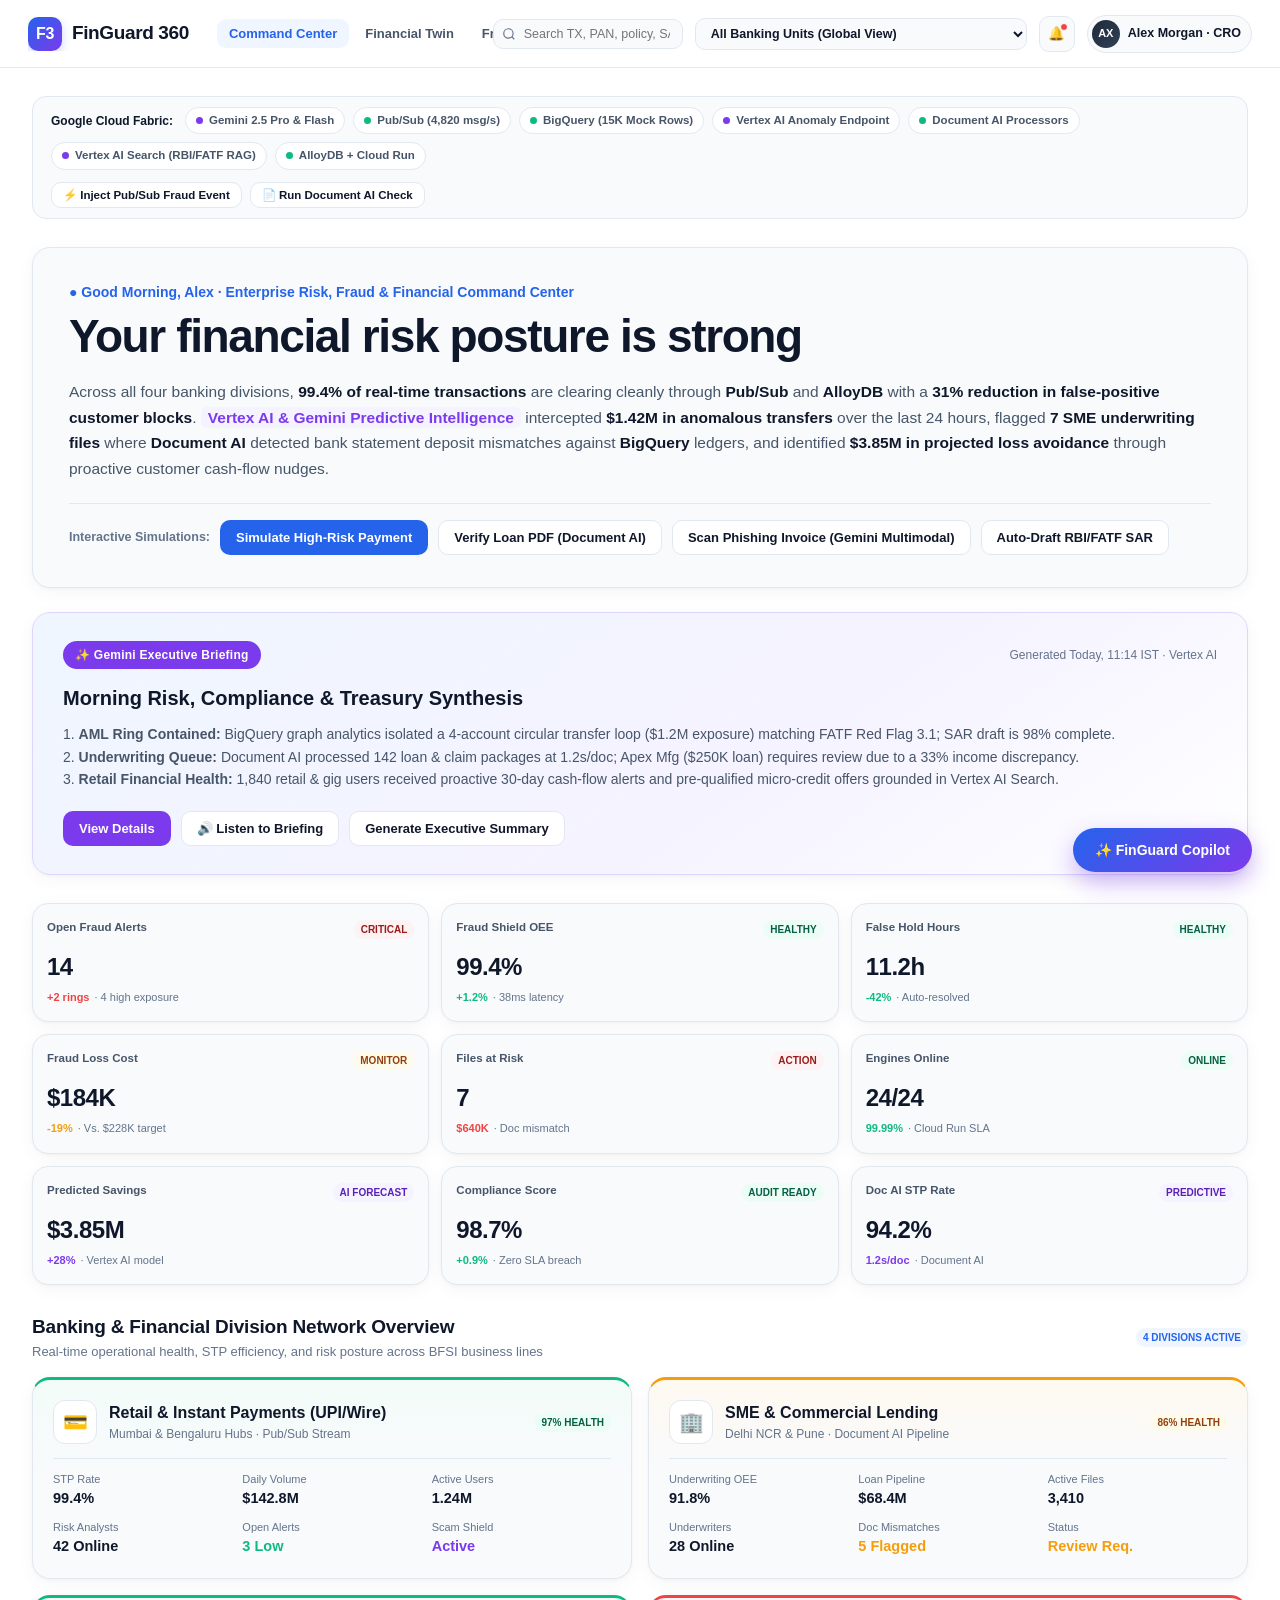
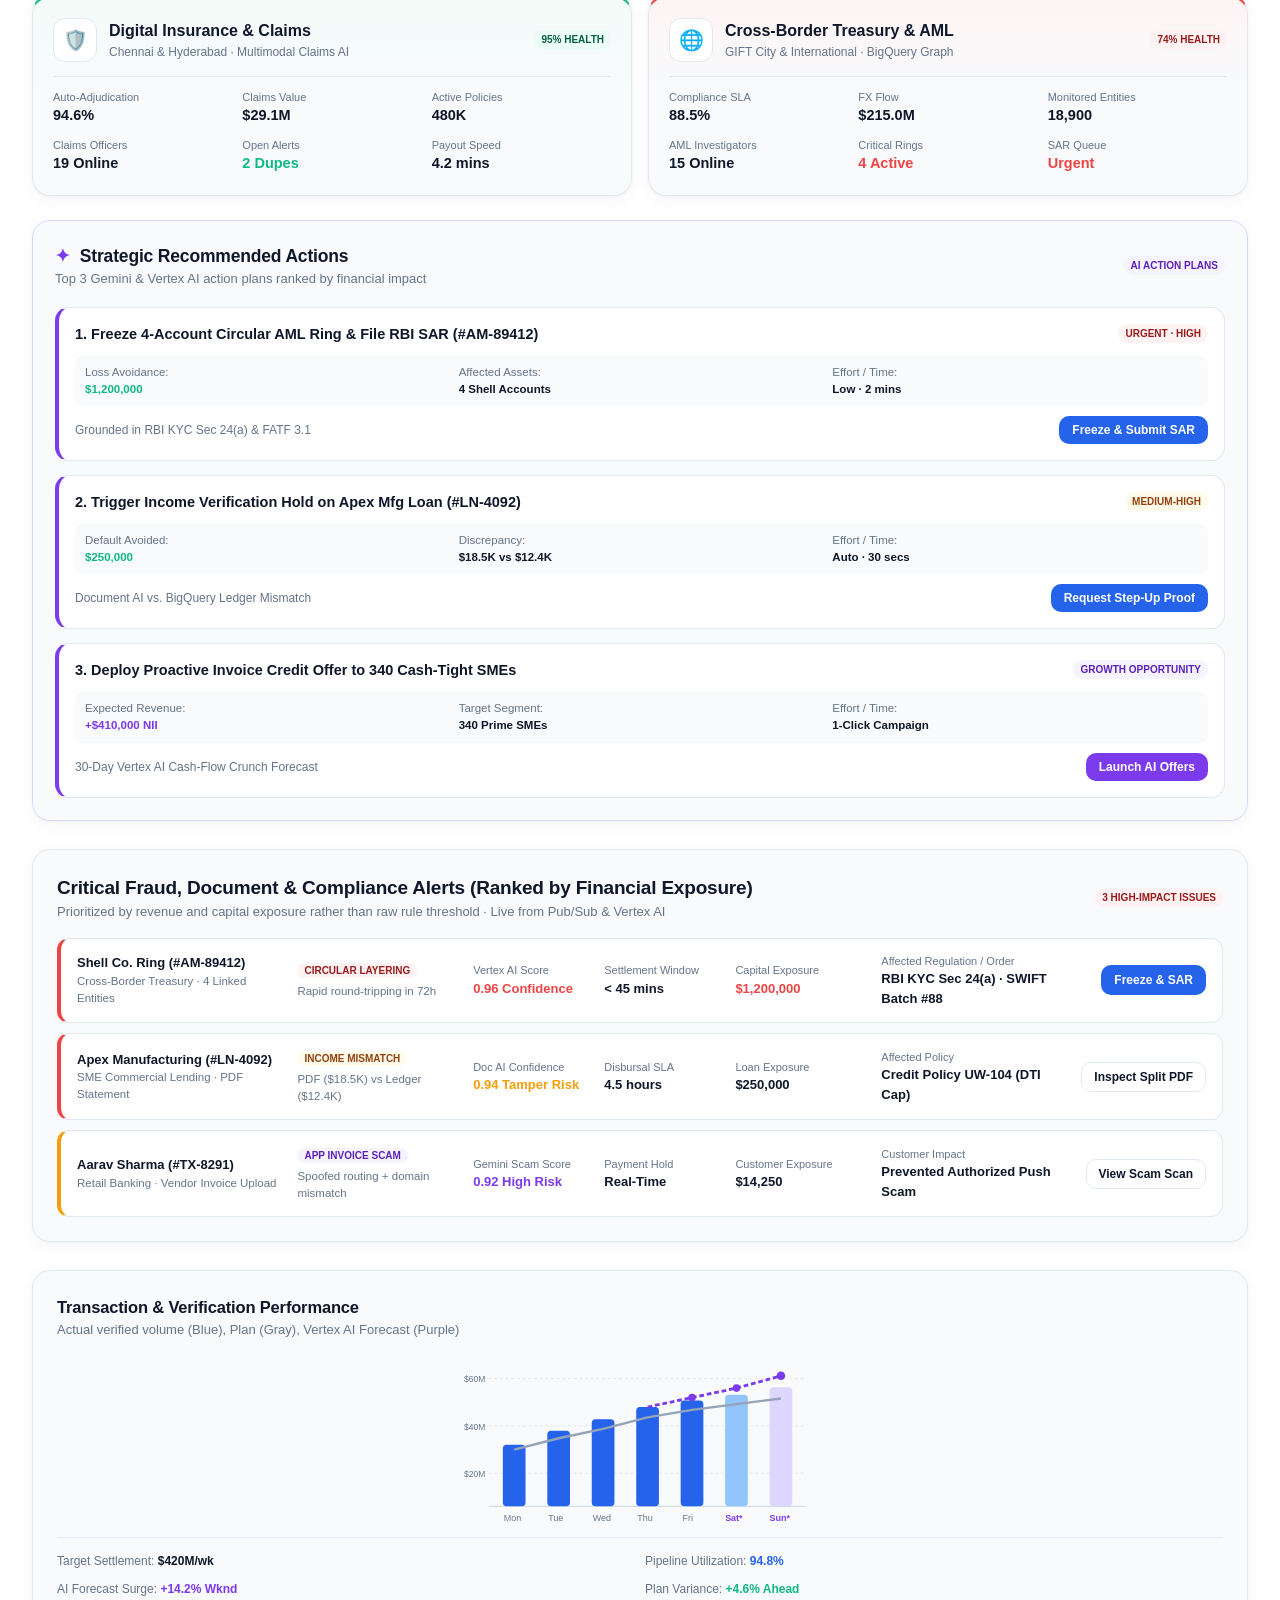
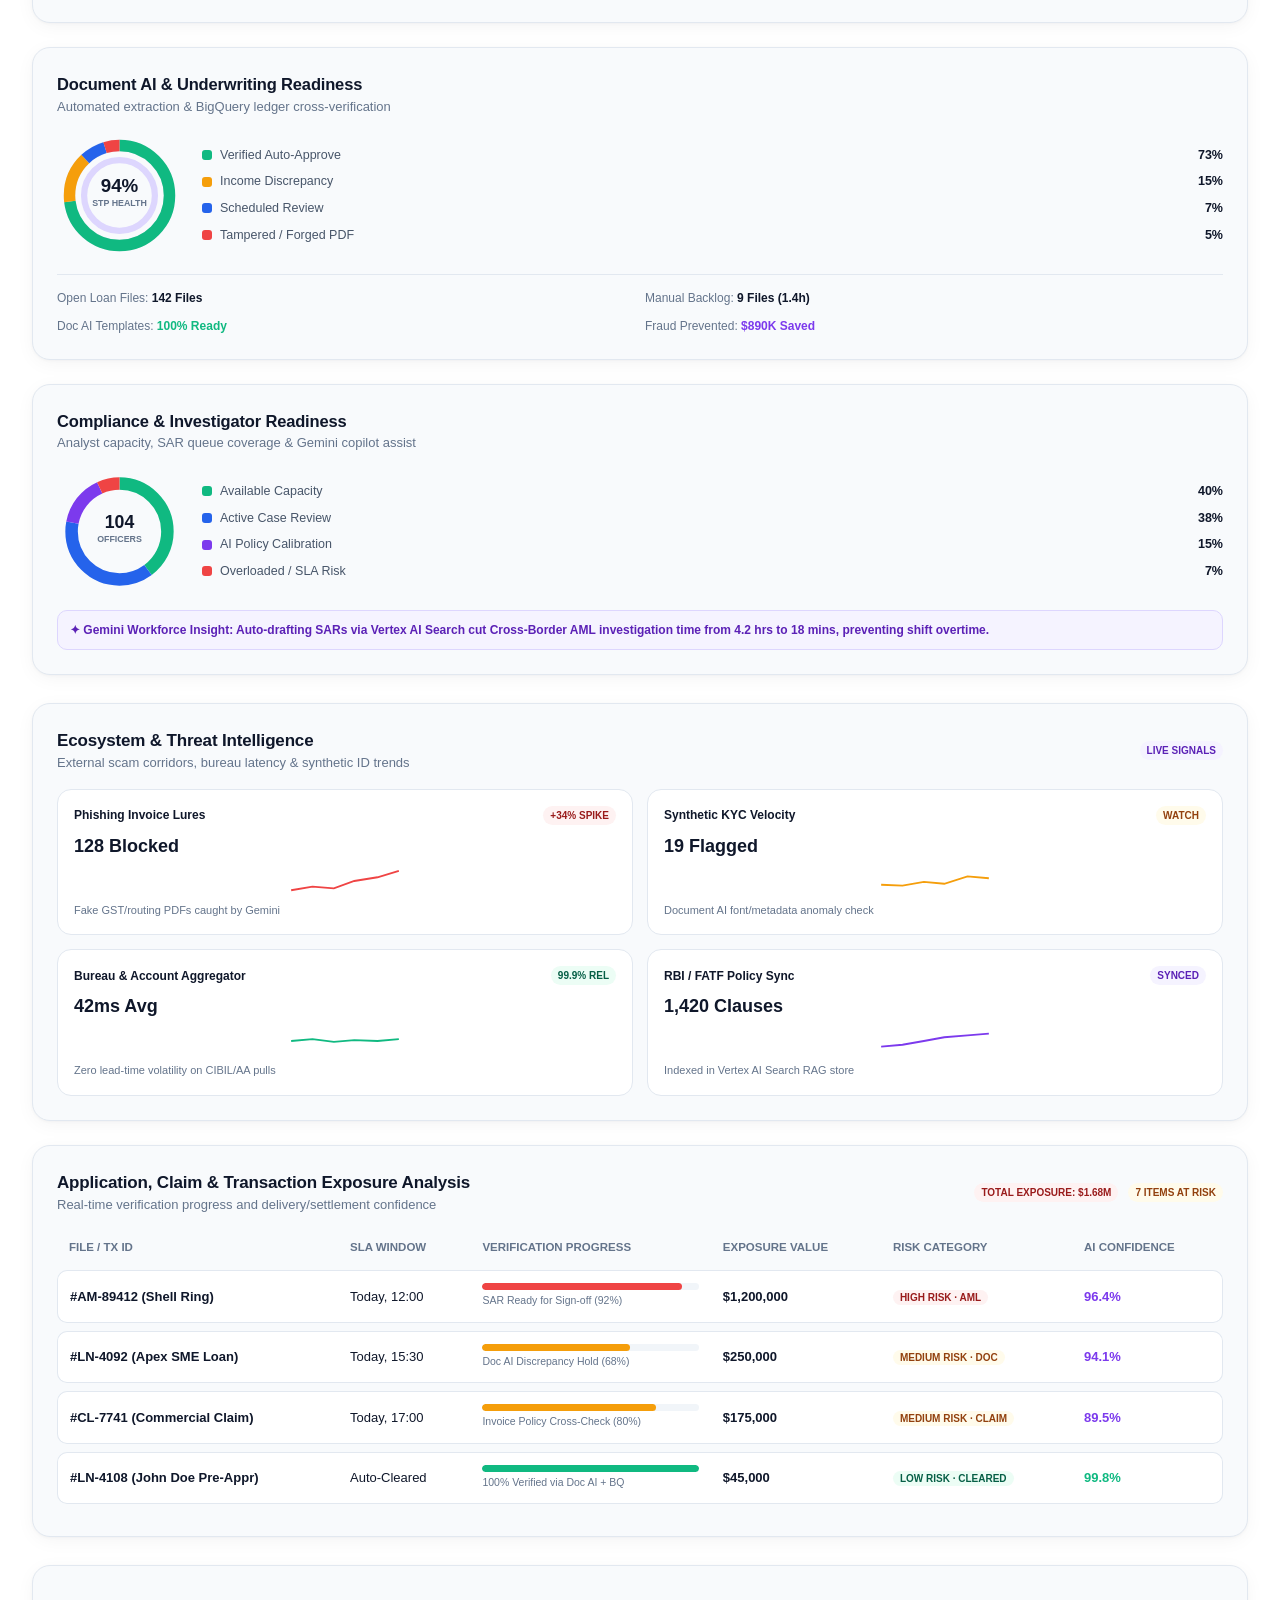
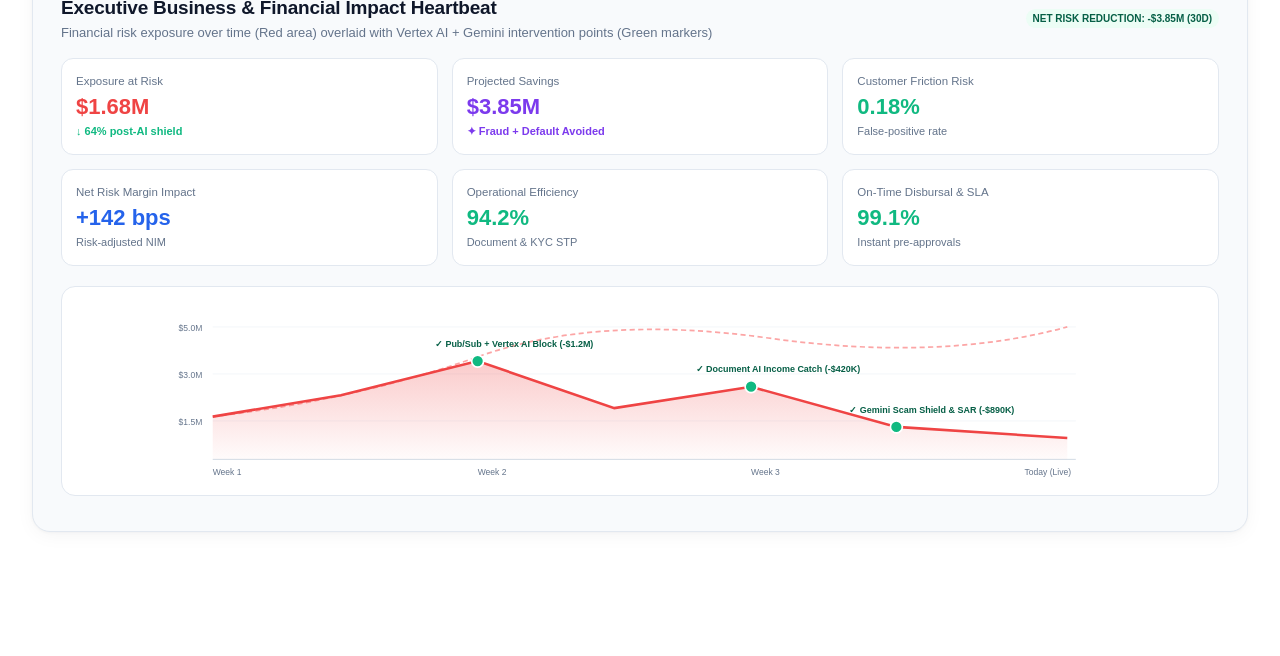
<file: finguard_360_command_center.html>
<!DOCTYPE html>
<html lang="en">
<head>
  <meta charset="UTF-8" />
  <meta name="viewport" content="width=device-width, initial-scale=1.0" />
  <title>FinGuard 360 — Intelligent Risk, Fraud & Financial Command Center</title>
  <style>
    :root {
      --bg-page: #FFFFFF;
      --bg-surface: #F8FAFC;
      --bg-surface-alt: #F1F5F9;
      --border-subtle: #E2E8F0;
      --text-primary: #0F172A;
      --text-secondary: #475569;
      --text-muted: #64748B;
      --blue-primary: #2563EB;
      --blue-light: #EFF6FF;
      --blue-border: #BFDBFE;
      --green-healthy: #10B981;
      --green-light: #ECFDF5;
      --green-text: #065F46;
      --amber-warn: #F59E0B;
      --amber-light: #FFFBEB;
      --amber-text: #92400E;
      --red-crit: #EF4444;
      --red-light: #FEF2F2;
      --red-text: #991B1B;
      --purple-ai: #7C3AED;
      --purple-light: #F5F3FF;
      --purple-border: #DDD6FE;
      --purple-text: #5B21B6;
      --radius-card: 18px;
      --radius-sm: 10px;
      --shadow-card: 0 4px 20px -2px rgba(15, 23, 42, 0.05), 0 1px 3px 0 rgba(15, 23, 42, 0.03);
      --shadow-hover: 0 10px 25px -4px rgba(15, 23, 42, 0.08), 0 4px 10px -2px rgba(15, 23, 42, 0.04);
    }

    * {
      box-sizing: border-box;
      margin: 0;
      padding: 0;
      font-family: -apple-system, BlinkMacSystemFont, "Segoe UI", Roboto, "Inter", Helvetica, Arial, sans-serif;
    }

    body {
      background-color: var(--bg-page);
      color: var(--text-primary);
      line-height: 1.5;
      padding-top: 68px;
      padding-bottom: 96px;
      -webkit-font-smoothing: antialiased;
    }

    /* Fixed Top Navigation */
    .top-nav {
      position: fixed;
      top: 0;
      left: 0;
      right: 0;
      height: 68px;
      background: rgba(255, 255, 255, 0.94);
      backdrop-filter: blur(12px);
      border-bottom: 1px solid var(--border-subtle);
      display: flex;
      align-items: center;
      justify-content: space-between;
      padding: 0 28px;
      z-index: 1000;
    }

    .nav-left {
      display: flex;
      align-items: center;
      gap: 20px;
      overflow-x: auto;
    }

    .brand-logo {
      display: flex;
      align-items: center;
      gap: 10px;
      font-weight: 800;
      font-size: 19px;
      letter-spacing: -0.02em;
      color: var(--text-primary);
      white-space: nowrap;
      margin-right: 8px;
    }

    .brand-icon {
      width: 34px;
      height: 34px;
      border-radius: 10px;
      background: linear-gradient(135deg, #2563EB 0%, #7C3AED 100%);
      display: flex;
      align-items: center;
      justify-content: center;
      color: #fff;
      font-weight: 800;
      font-size: 16px;
      box-shadow: 0 4px 10px rgba(37, 99, 235, 0.25);
    }

    .nav-links {
      display: flex;
      align-items: center;
      gap: 4px;
    }

    .nav-tab {
      padding: 7px 12px;
      border-radius: 9px;
      font-size: 13px;
      font-weight: 600;
      color: var(--text-secondary);
      background: transparent;
      border: none;
      cursor: pointer;
      white-space: nowrap;
      transition: all 0.15s ease;
    }

    .nav-tab:hover {
      background: var(--bg-surface-alt);
      color: var(--text-primary);
    }

    .nav-tab.active {
      background: var(--blue-light);
      color: var(--blue-primary);
    }

    .nav-tab.ai-tab.active {
      background: var(--purple-light);
      color: var(--purple-ai);
    }

    .nav-right {
      display: flex;
      align-items: center;
      gap: 12px;
      flex-shrink: 0;
    }

    .search-box {
      position: relative;
      display: flex;
      align-items: center;
    }

    .search-box input {
      background: var(--bg-surface);
      border: 1px solid var(--border-subtle);
      border-radius: 10px;
      padding: 7px 12px 7px 30px;
      font-size: 12.5px;
      width: 190px;
      color: var(--text-primary);
      outline: none;
    }

    .search-box svg {
      position: absolute;
      left: 9px;
      width: 14px;
      height: 14px;
      color: var(--text-muted);
    }

    .persona-select {
      background: var(--bg-surface);
      border: 1px solid var(--border-subtle);
      border-radius: 10px;
      padding: 7px 11px;
      font-size: 12.5px;
      font-weight: 600;
      color: var(--text-primary);
      cursor: pointer;
      outline: none;
    }

    .icon-btn {
      position: relative;
      width: 36px;
      height: 36px;
      border-radius: 10px;
      border: 1px solid var(--border-subtle);
      background: var(--bg-surface);
      display: flex;
      align-items: center;
      justify-content: center;
      cursor: pointer;
      color: var(--text-secondary);
    }

    .notif-dot {
      position: absolute;
      top: 6px;
      right: 6px;
      width: 8px;
      height: 8px;
      border-radius: 50%;
      background: var(--red-crit);
      border: 1.5px solid #fff;
    }

    .user-chip {
      display: flex;
      align-items: center;
      gap: 8px;
      padding: 4px 10px 4px 4px;
      border-radius: 20px;
      background: var(--bg-surface);
      border: 1px solid var(--border-subtle);
      font-size: 12.5px;
      font-weight: 600;
    }

    .avatar {
      width: 28px;
      height: 28px;
      border-radius: 50%;
      background: linear-gradient(135deg, #1E293B, #334155);
      color: #fff;
      display: flex;
      align-items: center;
      justify-content: center;
      font-size: 11px;
      font-weight: 700;
    }

    /* Main Container */
    .container {
      max-width: 1540px;
      margin: 0 auto;
      padding: 28px 32px;
      display: flex;
      flex-direction: column;
      gap: 28px;
    }

    /* GCP Live Telemetry Pill Strip */
    .gcp-bar {
      display: flex;
      align-items: center;
      justify-content: space-between;
      flex-wrap: wrap;
      gap: 12px;
      padding: 10px 18px;
      background: var(--bg-surface);
      border: 1px solid var(--border-subtle);
      border-radius: 14px;
      font-size: 12px;
    }

    .gcp-pills {
      display: flex;
      align-items: center;
      gap: 8px;
      flex-wrap: wrap;
    }

    .gcp-pill {
      display: inline-flex;
      align-items: center;
      gap: 6px;
      padding: 4px 10px;
      background: #fff;
      border: 1px solid var(--border-subtle);
      border-radius: 999px;
      font-weight: 600;
      color: var(--text-secondary);
      font-size: 11.5px;
    }

    .dot-green { width: 7px; height: 7px; border-radius: 50%; background: var(--green-healthy); }
    .dot-purple { width: 7px; height: 7px; border-radius: 50%; background: var(--purple-ai); }

    /* Hero Section */
    .hero-grid {
      display: grid;
      grid-template-columns: 1.55fr 1fr;
      gap: 24px;
      align-items: stretch;
    }

    .hero-main {
      background: var(--bg-surface);
      border: 1px solid var(--border-subtle);
      border-radius: var(--radius-card);
      padding: 32px 36px;
      box-shadow: var(--shadow-card);
      display: flex;
      flex-direction: column;
      justify-content: space-between;
    }

    .greeting-eyebrow {
      display: inline-flex;
      align-items: center;
      gap: 8px;
      font-size: 14px;
      font-weight: 600;
      color: var(--blue-primary);
      margin-bottom: 8px;
    }

    .hero-headline {
      font-size: 46px;
      font-weight: 800;
      letter-spacing: -0.03em;
      line-height: 1.1;
      color: var(--text-primary);
      margin-bottom: 18px;
    }

    .hero-summary {
      font-size: 15.5px;
      color: var(--text-secondary);
      line-height: 1.65;
      margin-bottom: 22px;
    }

    .hero-summary strong {
      color: var(--text-primary);
      font-weight: 600;
    }

    .ai-highlight {
      color: var(--purple-ai);
      font-weight: 600;
      background: var(--purple-light);
      padding: 2px 7px;
      border-radius: 6px;
    }

    .hero-quick-bar {
      display: flex;
      align-items: center;
      gap: 10px;
      flex-wrap: wrap;
      padding-top: 16px;
      border-top: 1px solid var(--border-subtle);
    }

    /* AI Operational Briefing Card */
    .briefing-card {
      background: linear-gradient(145deg, #EFF6FF 0%, #F5F3FF 60%, #FFFFFF 100%);
      border: 1px solid var(--purple-border);
      border-radius: var(--radius-card);
      padding: 28px 30px;
      box-shadow: var(--shadow-card);
      display: flex;
      flex-direction: column;
      justify-content: space-between;
      position: relative;
      overflow: hidden;
    }

    .briefing-header {
      display: flex;
      align-items: center;
      justify-content: space-between;
      margin-bottom: 14px;
    }

    .ai-badge {
      display: inline-flex;
      align-items: center;
      gap: 6px;
      padding: 5px 12px;
      border-radius: 999px;
      background: var(--purple-ai);
      color: #fff;
      font-size: 12px;
      font-weight: 700;
      letter-spacing: 0.02em;
    }

    .timestamp {
      font-size: 12px;
      color: var(--text-muted);
      font-weight: 500;
    }

    .briefing-title {
      font-size: 20px;
      font-weight: 700;
      color: var(--text-primary);
      margin-bottom: 10px;
    }

    .briefing-narrative {
      font-size: 14px;
      color: var(--text-secondary);
      line-height: 1.6;
      margin-bottom: 20px;
    }

    .briefing-actions {
      display: flex;
      align-items: center;
      gap: 10px;
      flex-wrap: wrap;
    }

    .btn {
      padding: 9px 15px;
      border-radius: 10px;
      font-size: 13px;
      font-weight: 600;
      cursor: pointer;
      border: 1px solid transparent;
      display: inline-flex;
      align-items: center;
      gap: 6px;
      transition: all 0.15s ease;
    }

    .btn-primary {
      background: var(--blue-primary);
      color: #fff;
    }
    .btn-primary:hover { background: #1D4ED8; }

    .btn-purple {
      background: var(--purple-ai);
      color: #fff;
    }
    .btn-purple:hover { background: #6D28D9; }

    .btn-outline {
      background: #fff;
      border-color: var(--border-subtle);
      color: var(--text-primary);
    }
    .btn-outline:hover { background: var(--bg-surface-alt); }

    /* 9-Card KPI Strip */
    .kpi-strip {
      display: grid;
      grid-template-columns: repeat(9, 1fr);
      gap: 12px;
    }

    .kpi-card {
      background: var(--bg-surface);
      border: 1px solid var(--border-subtle);
      border-radius: 16px;
      padding: 16px 14px;
      box-shadow: var(--shadow-card);
      display: flex;
      flex-direction: column;
      justify-content: space-between;
      transition: transform 0.15s ease;
      cursor: pointer;
    }

    .kpi-card:hover {
      transform: translateY(-2px);
      box-shadow: var(--shadow-hover);
    }

    .kpi-top {
      display: flex;
      align-items: flex-start;
      justify-content: space-between;
      gap: 6px;
      margin-bottom: 10px;
    }

    .kpi-label {
      font-size: 11.5px;
      font-weight: 600;
      color: var(--text-secondary);
      line-height: 1.3;
    }

    .status-pill {
      font-size: 10px;
      font-weight: 700;
      padding: 2px 7px;
      border-radius: 999px;
      text-transform: uppercase;
      white-space: nowrap;
    }

    .pill-green { background: var(--green-light); color: var(--green-text); }
    .pill-amber { background: var(--amber-light); color: var(--amber-text); }
    .pill-red { background: var(--red-light); color: var(--red-text); }
    .pill-purple { background: var(--purple-light); color: var(--purple-text); }
    .pill-blue { background: var(--blue-light); color: var(--blue-primary); }

    .kpi-value {
      font-size: 24px;
      font-weight: 800;
      letter-spacing: -0.02em;
      color: var(--text-primary);
      margin-bottom: 4px;
    }

    .kpi-meta {
      font-size: 11px;
      color: var(--text-muted);
      display: flex;
      align-items: center;
      gap: 5px;
    }

    .delta-pos { color: var(--green-healthy); font-weight: 700; }
    .delta-warn { color: var(--amber-warn); font-weight: 700; }
    .delta-crit { color: var(--red-crit); font-weight: 700; }
    .delta-ai { color: var(--purple-ai); font-weight: 700; }

    /* Section Headers */
    .section-header {
      display: flex;
      align-items: center;
      justify-content: space-between;
      margin-bottom: 16px;
    }

    .section-title {
      font-size: 19px;
      font-weight: 700;
      letter-spacing: -0.01em;
      color: var(--text-primary);
      display: flex;
      align-items: center;
      gap: 10px;
    }

    .section-subtitle {
      font-size: 13px;
      color: var(--text-muted);
    }

    /* Network Overview + Strategic Recommended Actions */
    .network-actions-grid {
      display: grid;
      grid-template-columns: 1.55fr 1fr;
      gap: 24px;
      align-items: start;
    }

    .unit-grid {
      display: grid;
      grid-template-columns: repeat(2, 1fr);
      gap: 16px;
    }

    .unit-card {
      background: var(--bg-surface);
      border: 1px solid var(--border-subtle);
      border-radius: var(--radius-card);
      padding: 20px;
      box-shadow: var(--shadow-card);
      transition: all 0.15s ease;
    }

    .unit-card:hover {
      box-shadow: var(--shadow-hover);
    }

    .unit-card.status-healthy {
      background: linear-gradient(180deg, rgba(16, 185, 129, 0.05) 0%, #F8FAFC 45%);
      border-top: 3px solid var(--green-healthy);
    }

    .unit-card.status-warning {
      background: linear-gradient(180deg, rgba(245, 158, 11, 0.06) 0%, #F8FAFC 45%);
      border-top: 3px solid var(--amber-warn);
    }

    .unit-card.status-critical {
      background: linear-gradient(180deg, rgba(239, 68, 68, 0.06) 0%, #F8FAFC 45%);
      border-top: 3px solid var(--red-crit);
    }

    .unit-top {
      display: flex;
      align-items: center;
      justify-content: space-between;
      margin-bottom: 14px;
    }

    .unit-thumb {
      display: flex;
      align-items: center;
      gap: 12px;
    }

    .unit-icon {
      width: 44px;
      height: 44px;
      border-radius: 12px;
      background: #fff;
      border: 1px solid var(--border-subtle);
      display: flex;
      align-items: center;
      justify-content: center;
      font-size: 20px;
    }

    .unit-name {
      font-size: 16px;
      font-weight: 700;
      color: var(--text-primary);
    }

    .unit-loc {
      font-size: 12px;
      color: var(--text-muted);
    }

    .unit-metrics {
      display: grid;
      grid-template-columns: repeat(3, 1fr);
      gap: 10px;
      padding-top: 12px;
      border-top: 1px solid var(--border-subtle);
    }

    .unit-stat-label {
      font-size: 11px;
      color: var(--text-muted);
    }

    .unit-stat-val {
      font-size: 14.5px;
      font-weight: 700;
      color: var(--text-primary);
    }

    /* Recommended Actions Workspace */
    .actions-workspace {
      background: var(--bg-surface);
      border: 1px solid var(--purple-border);
      border-radius: var(--radius-card);
      padding: 22px;
      box-shadow: var(--shadow-card);
      display: flex;
      flex-direction: column;
      gap: 14px;
    }

    .rec-card {
      background: #fff;
      border: 1px solid var(--border-subtle);
      border-left: 4px solid var(--purple-ai);
      border-radius: 14px;
      padding: 16px;
      display: flex;
      flex-direction: column;
      gap: 10px;
    }

    .rec-top {
      display: flex;
      align-items: flex-start;
      justify-content: space-between;
      gap: 8px;
    }

    .rec-title {
      font-size: 14.5px;
      font-weight: 700;
      color: var(--text-primary);
    }

    .rec-meta-grid {
      display: grid;
      grid-template-columns: repeat(3, 1fr);
      gap: 8px;
      background: var(--bg-surface);
      padding: 8px 10px;
      border-radius: 8px;
      font-size: 11.5px;
    }

    .rec-footer {
      display: flex;
      align-items: center;
      justify-content: space-between;
      font-size: 12px;
      color: var(--text-muted);
    }

    /* Critical Alerts Panel */
    .alerts-panel {
      background: var(--bg-surface);
      border: 1px solid var(--border-subtle);
      border-radius: var(--radius-card);
      padding: 24px;
      box-shadow: var(--shadow-card);
    }

    .alert-row {
      display: grid;
      grid-template-columns: 1.4fr 1.1fr 0.8fr 0.8fr 0.9fr 1.2fr 0.9fr;
      align-items: center;
      gap: 12px;
      padding: 14px 16px;
      background: #fff;
      border: 1px solid var(--border-subtle);
      border-radius: 12px;
      margin-bottom: 10px;
      font-size: 13px;
    }

    .alert-row:last-child { margin-bottom: 0; }
    .alert-row.crit-border { border-left: 4px solid var(--red-crit); }
    .alert-row.warn-border { border-left: 4px solid var(--amber-warn); }

    /* 3-Column Analytical Section */
    .analytics-3col {
      display: grid;
      grid-template-columns: repeat(3, 1fr);
      gap: 24px;
    }

    .panel-card {
      background: var(--bg-surface);
      border: 1px solid var(--border-subtle);
      border-radius: var(--radius-card);
      padding: 24px;
      box-shadow: var(--shadow-card);
      display: flex;
      flex-direction: column;
      justify-content: space-between;
    }

    .donut-layout {
      display: flex;
      align-items: center;
      gap: 20px;
      margin: 16px 0;
    }

    .legend-list {
      display: flex;
      flex-direction: column;
      gap: 8px;
      flex: 1;
      font-size: 12.5px;
    }

    .legend-item {
      display: flex;
      align-items: center;
      justify-content: space-between;
    }

    .legend-left {
      display: flex;
      align-items: center;
      gap: 8px;
      color: var(--text-secondary);
    }

    .swatch { width: 10px; height: 10px; border-radius: 3px; }

    .supporting-metrics {
      display: grid;
      grid-template-columns: repeat(2, 1fr);
      gap: 10px;
      padding-top: 14px;
      border-top: 1px solid var(--border-subtle);
      font-size: 12px;
    }

    /* Supply Chain / Third-Party Risk + Order/Application Impact Grid */
    .risk-order-grid {
      display: grid;
      grid-template-columns: 1fr 1.45fr;
      gap: 24px;
    }

    .spark-cards {
      display: grid;
      grid-template-columns: repeat(2, 1fr);
      gap: 14px;
    }

    .spark-card {
      background: #fff;
      border: 1px solid var(--border-subtle);
      border-radius: 14px;
      padding: 16px;
      display: flex;
      flex-direction: column;
      gap: 8px;
    }

    .modern-table {
      width: 100%;
      border-collapse: separate;
      border-spacing: 0 8px;
      font-size: 13px;
    }

    .modern-table th {
      text-align: left;
      padding: 6px 12px;
      color: var(--text-muted);
      font-weight: 600;
      font-size: 11.5px;
      text-transform: uppercase;
    }

    .modern-table td {
      background: #fff;
      padding: 12px;
      border-top: 1px solid var(--border-subtle);
      border-bottom: 1px solid var(--border-subtle);
    }

    .modern-table td:first-child {
      border-left: 1px solid var(--border-subtle);
      border-top-left-radius: 10px;
      border-bottom-left-radius: 10px;
      font-weight: 700;
    }

    .modern-table td:last-child {
      border-right: 1px solid var(--border-subtle);
      border-top-right-radius: 10px;
      border-bottom-right-radius: 10px;
    }

    .progress-track {
      width: 100%;
      height: 7px;
      background: var(--bg-surface-alt);
      border-radius: 999px;
      overflow: hidden;
    }

    .progress-fill {
      height: 100%;
      border-radius: 999px;
    }

    /* Business Impact Section */
    .impact-panel {
      background: var(--bg-surface);
      border: 1px solid var(--border-subtle);
      border-radius: var(--radius-card);
      padding: 28px;
      box-shadow: var(--shadow-card);
    }

    .impact-kpis {
      display: grid;
      grid-template-columns: repeat(6, 1fr);
      gap: 14px;
      margin-bottom: 20px;
    }

    .impact-kpi {
      background: #fff;
      border: 1px solid var(--border-subtle);
      border-radius: 12px;
      padding: 14px;
    }

    /* Interactive Modals / Drawers for Sub-Views */
    .subview-banner {
      display: none;
      background: linear-gradient(90deg, #EFF6FF 0%, #F5F3FF 100%);
      border: 1px solid var(--blue-border);
      border-radius: 16px;
      padding: 20px 24px;
      align-items: center;
      justify-content: space-between;
    }

    .subview-banner.active {
      display: flex;
    }

    /* Floating Copilot FAB & Drawer */
    .copilot-fab {
      position: fixed;
      bottom: 28px;
      right: 28px;
      padding: 14px 22px;
      border-radius: 999px;
      background: linear-gradient(135deg, #2563EB 0%, #7C3AED 100%);
      color: #fff;
      font-weight: 700;
      font-size: 14px;
      border: none;
      box-shadow: 0 10px 25px rgba(124, 58, 237, 0.38);
      cursor: pointer;
      display: flex;
      align-items: center;
      gap: 10px;
      z-index: 1100;
      transition: transform 0.2s ease;
    }

    .copilot-fab:hover {
      transform: scale(1.04);
    }

    .copilot-drawer {
      position: fixed;
      top: 80px;
      right: 28px;
      bottom: 92px;
      width: 430px;
      background: #fff;
      border: 1px solid var(--purple-border);
      border-radius: 20px;
      box-shadow: 0 20px 50px rgba(15, 23, 42, 0.18);
      display: none;
      flex-direction: column;
      z-index: 1200;
      overflow: hidden;
    }

    .copilot-drawer.open {
      display: flex;
    }

    .drawer-header {
      padding: 18px 20px;
      background: linear-gradient(135deg, #2563EB 0%, #7C3AED 100%);
      color: #fff;
      display: flex;
      align-items: center;
      justify-content: space-between;
    }

    .drawer-messages {
      flex: 1;
      padding: 18px;
      overflow-y: auto;
      display: flex;
      flex-direction: column;
      gap: 12px;
      background: var(--bg-surface);
    }

    .chat-msg {
      padding: 12px 14px;
      border-radius: 14px;
      font-size: 13px;
      line-height: 1.5;
      max-width: 92%;
    }

    .chat-msg.ai {
      background: #fff;
      border: 1px solid var(--purple-border);
      color: var(--text-primary);
      align-self: flex-start;
    }

    .chat-msg.user {
      background: var(--blue-primary);
      color: #fff;
      align-self: flex-end;
    }

    .drawer-prompts {
      padding: 10px 14px;
      background: #fff;
      border-top: 1px solid var(--border-subtle);
      display: flex;
      gap: 6px;
      flex-wrap: wrap;
    }

    .prompt-chip {
      font-size: 11px;
      font-weight: 600;
      padding: 5px 10px;
      border-radius: 999px;
      background: var(--purple-light);
      color: var(--purple-ai);
      border: 1px solid var(--purple-border);
      cursor: pointer;
    }

    .drawer-input {
      padding: 12px 14px;
      background: #fff;
      border-top: 1px solid var(--border-subtle);
      display: flex;
      gap: 8px;
    }

    .drawer-input input {
      flex: 1;
      padding: 9px 12px;
      border: 1px solid var(--border-subtle);
      border-radius: 10px;
      font-size: 13px;
      outline: none;
    }

    @media (max-width: 1280px) {
      .kpi-strip { grid-template-columns: repeat(3, 1fr); }
      .hero-grid, .network-actions-grid, .analytics-3col, .risk-order-grid {
        grid-template-columns: 1fr;
      }
      .impact-kpis { grid-template-columns: repeat(3, 1fr); }
    }
  </style>
</head>
<body>

  <!-- FIXED TOP NAVIGATION -->
  <header class="top-nav">
    <div class="nav-left">
      <div class="brand-logo">
        <div class="brand-icon">F3</div>
        <span>FinGuard 360</span>
      </div>
      <nav class="nav-links" id="topNavLinks">
        <button class="nav-tab active" onclick="switchNavTab('Command Center', this)">Command Center</button>
        <button class="nav-tab" onclick="switchNavTab('Financial Twin', this)">Financial Twin</button>
        <button class="nav-tab" onclick="switchNavTab('Fraud & Anomaly', this)">Fraud &amp; Anomaly</button>
        <button class="nav-tab" onclick="switchNavTab('Document AI', this)">Document AI</button>
        <button class="nav-tab" onclick="switchNavTab('Underwriting & Risk', this)">Underwriting &amp; Risk</button>
        <button class="nav-tab" onclick="switchNavTab('Compliance & AML', this)">Compliance &amp; AML</button>
        <button class="nav-tab" onclick="switchNavTab('Personal Finance', this)">Personal Finance</button>
        <button class="nav-tab" onclick="switchNavTab('Executive', this)">Executive</button>
        <button class="nav-tab ai-tab" onclick="toggleCopilotDrawer()">Copilot ✨</button>
        <button class="nav-tab ai-tab" onclick="switchNavTab('Insights', this)">Insights</button>
        <button class="nav-tab" onclick="switchNavTab('Admin', this)">Admin</button>
      </nav>
    </div>

    <div class="nav-right">
      <div class="search-box">
        <svg viewBox="0 0 24 24" fill="none" stroke="currentColor" stroke-width="2">
          <circle cx="11" cy="11" r="8"></circle>
          <line x1="21" y1="21" x2="16.65" y2="16.65"></line>
        </svg>
        <input type="text" placeholder="Search TX, PAN, policy, SAR..." />
      </div>

      <select class="persona-select" id="personaSelect" onchange="switchPersona(this.value)">
        <option value="all">All Banking Units (Global View)</option>
        <option value="aarav">Persona 1: Aarav Sharma (Retail &amp; Scam Shield)</option>
        <option value="apex">Persona 2: Apex Mfg SME (Document AI Loan)</option>
        <option value="aml">Persona 3: Case #AM-89412 (AML Circular Ring)</option>
      </select>

      <button class="icon-btn" title="Live Pub/Sub Alerts" onclick="simulateLiveFraudEvent()">
        🔔<span class="notif-dot"></span>
      </button>

      <div class="user-chip">
        <div class="avatar">AX</div>
        <span>Alex Morgan · CRO</span>
      </div>
    </div>
  </header>

  <main class="container">

    <!-- GOOGLE CLOUD LIVE TELEMETRY STRIP -->
    <div class="gcp-bar">
      <div class="gcp-pills">
        <span style="font-weight:700; color:var(--text-primary); margin-right:4px;">Google Cloud Fabric:</span>
        <span class="gcp-pill"><span class="dot-purple"></span>Gemini 2.5 Pro &amp; Flash</span>
        <span class="gcp-pill"><span class="dot-green"></span>Pub/Sub (4,820 msg/s)</span>
        <span class="gcp-pill"><span class="dot-green"></span>BigQuery (15K Mock Rows)</span>
        <span class="gcp-pill"><span class="dot-purple"></span>Vertex AI Anomaly Endpoint</span>
        <span class="gcp-pill"><span class="dot-green"></span>Document AI Processors</span>
        <span class="gcp-pill"><span class="dot-purple"></span>Vertex AI Search (RBI/FATF RAG)</span>
        <span class="gcp-pill"><span class="dot-green"></span>AlloyDB + Cloud Run</span>
      </div>
      <div style="display:flex; gap:8px;">
        <button class="btn btn-outline" style="padding:5px 11px; font-size:11.5px;" onclick="simulateLiveFraudEvent()">⚡ Inject Pub/Sub Fraud Event</button>
        <button class="btn btn-outline" style="padding:5px 11px; font-size:11.5px;" onclick="triggerDocAIDemo()">📄 Run Document AI Check</button>
      </div>
    </div>

    <!-- DYNAMIC SUB-VIEW BANNER WHEN SWITCHING TABS -->
    <div class="subview-banner" id="subviewBanner">
      <div>
        <div style="font-size:12px; font-weight:700; color:var(--purple-ai); text-transform:uppercase;" id="subviewEyebrow">Focused Module View</div>
        <div style="font-size:18px; font-weight:800; color:var(--text-primary);" id="subviewTitle">Module Workspace</div>
        <div style="font-size:13.5px; color:var(--text-secondary);" id="subviewDesc">Interactive module controls synced with Command Center telemetry.</div>
      </div>
      <button class="btn btn-primary" onclick="resetToCommandCenter()">Return to Full Command Center</button>
    </div>

    <!-- 1. HERO SECTION + AI OPERATIONAL BRIEFING CARD -->
    <section class="hero-grid">
      <div class="hero-main">
        <div>
          <div class="greeting-eyebrow" id="heroEyebrow">● Good Morning, Alex · Enterprise Risk, Fraud &amp; Financial Command Center</div>
          <h1 class="hero-headline" id="heroHeadline">Your financial risk posture is strong</h1>
          <p class="hero-summary" id="heroSummary">
            Across all four banking divisions, <strong>99.4% of real-time transactions</strong> are clearing cleanly through <strong>Pub/Sub</strong> and <strong>AlloyDB</strong> with a <strong>31% reduction in false-positive customer blocks</strong>. <span class="ai-highlight">Vertex AI &amp; Gemini Predictive Intelligence</span> intercepted <strong>$1.42M in anomalous transfers</strong> over the last 24 hours, flagged <strong>7 SME underwriting files</strong> where <strong>Document AI</strong> detected bank statement deposit mismatches against <strong>BigQuery</strong> ledgers, and identified <strong>$3.85M in projected loss avoidance</strong> through proactive customer cash-flow nudges.
          </p>
        </div>
        <div class="hero-quick-bar">
          <span style="font-size:12.5px; font-weight:600; color:var(--text-muted);">Interactive Simulations:</span>
          <button class="btn btn-primary" onclick="simulateLiveFraudEvent()">Simulate High-Risk Payment</button>
          <button class="btn btn-outline" onclick="triggerDocAIDemo()">Verify Loan PDF (Document AI)</button>
          <button class="btn btn-outline" onclick="triggerScamScannerDemo()">Scan Phishing Invoice (Gemini Multimodal)</button>
          <button class="btn btn-outline" onclick="triggerSARGeneration()">Auto-Draft RBI/FATF SAR</button>
        </div>
      </div>

      <div class="briefing-card">
        <div>
          <div class="briefing-header">
            <span class="ai-badge">✨ Gemini Executive Briefing</span>
            <span class="timestamp" id="briefingTime">Generated Today, 11:14 IST · Vertex AI</span>
          </div>
          <h2 class="briefing-title" id="briefingTitle">Morning Risk, Compliance &amp; Treasury Synthesis</h2>
          <p class="briefing-narrative" id="briefingNarrative">
            1. <strong>AML Ring Contained:</strong> BigQuery graph analytics isolated a 4-account circular transfer loop ($1.2M exposure) matching FATF Red Flag 3.1; SAR draft is 98% complete.<br/>
            2. <strong>Underwriting Queue:</strong> Document AI processed 142 loan &amp; claim packages at 1.2s/doc; Apex Mfg ($250K loan) requires review due to a 33% income discrepancy.<br/>
            3. <strong>Retail Financial Health:</strong> 1,840 retail &amp; gig users received proactive 30-day cash-flow alerts and pre-qualified micro-credit offers grounded in Vertex AI Search.
          </p>
        </div>
        <div class="briefing-actions">
          <button class="btn btn-purple" onclick="openCopilotWithBriefing()">View Details</button>
          <button class="btn btn-outline" id="listenBtn" onclick="listenToBriefing()">🔊 Listen to Briefing</button>
          <button class="btn btn-outline" onclick="triggerSARGeneration()">Generate Executive Summary</button>
        </div>
      </div>
    </section>

    <!-- 2. 9-CARD VISUAL KPI STRIP -->
    <section class="kpi-strip">
      <div class="kpi-card" onclick="inspectKPI('Open Fraud Alerts', '14 active high-priority fraud & AML alerts currently queued in AlloyDB.')">
        <div class="kpi-top">
          <span class="kpi-label">Open Fraud Alerts</span>
          <span class="status-pill pill-red">Critical</span>
        </div>
        <div class="kpi-value" id="kpiAlerts">14</div>
        <div class="kpi-meta"><span class="delta-crit">+2 rings</span> · 4 high exposure</div>
      </div>

      <div class="kpi-card" onclick="inspectKPI('Fraud Interception Rate', '99.4% of anomalous transactions intercepted before settlement via Pub/Sub + Vertex AI.')">
        <div class="kpi-top">
          <span class="kpi-label">Fraud Shield OEE</span>
          <span class="status-pill pill-green">Healthy</span>
        </div>
        <div class="kpi-value">99.4%</div>
        <div class="kpi-meta"><span class="delta-pos">+1.2%</span> · 38ms latency</div>
      </div>

      <div class="kpi-card" onclick="inspectKPI('False Hold Hours', 'Customer friction time reduced by 42% using conversational Gemini step-up verification.')">
        <div class="kpi-top">
          <span class="kpi-label">False Hold Hours</span>
          <span class="status-pill pill-green">Healthy</span>
        </div>
        <div class="kpi-value">11.2h</div>
        <div class="kpi-meta"><span class="delta-pos">-42%</span> · Auto-resolved</div>
      </div>

      <div class="kpi-card" onclick="inspectKPI('Fraud Loss Exposure', '$184K unmitigated exposure across pending manual investigations.')">
        <div class="kpi-top">
          <span class="kpi-label">Fraud Loss Cost</span>
          <span class="status-pill pill-amber">Monitor</span>
        </div>
        <div class="kpi-value" id="kpiLossCost">$184K</div>
        <div class="kpi-meta"><span class="delta-warn">-19%</span> · Vs. $228K target</div>
      </div>

      <div class="kpi-card" onclick="inspectKPI('Loans & Claims at Risk', '7 applications flagged by Document AI for income or invoice mismatch.')">
        <div class="kpi-top">
          <span class="kpi-label">Files at Risk</span>
          <span class="status-pill pill-red">Action</span>
        </div>
        <div class="kpi-value" id="kpiFilesRisk">7</div>
        <div class="kpi-meta"><span class="delta-crit">$640K</span> · Doc mismatch</div>
      </div>

      <div class="kpi-card" onclick="inspectKPI('Channels & Models Online', 'All 24 Cloud Run microservices, Document AI processors, and Vertex AI endpoints online.')">
        <div class="kpi-top">
          <span class="kpi-label">Engines Online</span>
          <span class="status-pill pill-green">Online</span>
        </div>
        <div class="kpi-value">24/24</div>
        <div class="kpi-meta"><span class="delta-pos">99.99%</span> · Cloud Run SLA</div>
      </div>

      <div class="kpi-card" onclick="inspectKPI('Predicted Loss Avoidance', '$3.85M projected 30-day savings from Vertex AI anomaly prevention and cash-flow coaching.')">
        <div class="kpi-top">
          <span class="kpi-label">Predicted Savings</span>
          <span class="status-pill pill-purple">AI Forecast</span>
        </div>
        <div class="kpi-value" id="kpiSavings">$3.85M</div>
        <div class="kpi-meta"><span class="delta-ai">+28%</span> · Vertex AI model</div>
      </div>

      <div class="kpi-card" onclick="inspectKPI('AML & KYC Compliance Score', '98.7% audit readiness across RBI Master Directions and FATF standards.')">
        <div class="kpi-top">
          <span class="kpi-label">Compliance Score</span>
          <span class="status-pill pill-green">Audit Ready</span>
        </div>
        <div class="kpi-value">98.7%</div>
        <div class="kpi-meta"><span class="delta-pos">+0.9%</span> · Zero SLA breach</div>
      </div>

      <div class="kpi-card" onclick="inspectKPI('Document STP Efficiency', '94.2% Straight-Through Processing efficiency on KYC, tax returns, and claim PDFs.')">
        <div class="kpi-top">
          <span class="kpi-label">Doc AI STP Rate</span>
          <span class="status-pill pill-purple">Predictive</span>
        </div>
        <div class="kpi-value">94.2%</div>
        <div class="kpi-meta"><span class="delta-ai">1.2s/doc</span> · Document AI</div>
      </div>
    </section>

    <!-- 3. BANKING NETWORK OVERVIEW + STRATEGIC RECOMMENDED ACTIONS WORKSPACE -->
    <section class="network-actions-grid">
      <div>
        <div class="section-header">
          <div>
            <h2 class="section-title">Banking &amp; Financial Division Network Overview</h2>
            <p class="section-subtitle">Real-time operational health, STP efficiency, and risk posture across BFSI business lines</p>
          </div>
          <span class="status-pill pill-blue">4 Divisions Active</span>
        </div>

        <div class="unit-grid">
          <!-- Unit 1 -->
          <div class="unit-card status-healthy">
            <div class="unit-top">
              <div class="unit-thumb">
                <div class="unit-icon">💳</div>
                <div>
                  <div class="unit-name">Retail &amp; Instant Payments (UPI/Wire)</div>
                  <div class="unit-loc">Mumbai &amp; Bengaluru Hubs · Pub/Sub Stream</div>
                </div>
              </div>
              <span class="status-pill pill-green">97% Health</span>
            </div>
            <div class="unit-metrics">
              <div><div class="unit-stat-label">STP Rate</div><div class="unit-stat-val">99.4%</div></div>
              <div><div class="unit-stat-label">Daily Volume</div><div class="unit-stat-val">$142.8M</div></div>
              <div><div class="unit-stat-label">Active Users</div><div class="unit-stat-val">1.24M</div></div>
              <div><div class="unit-stat-label">Risk Analysts</div><div class="unit-stat-val">42 Online</div></div>
              <div><div class="unit-stat-label">Open Alerts</div><div class="unit-stat-val" style="color:var(--green-healthy);">3 Low</div></div>
              <div><div class="unit-stat-label">Scam Shield</div><div class="unit-stat-val" style="color:var(--purple-ai);">Active</div></div>
            </div>
          </div>

          <!-- Unit 2 -->
          <div class="unit-card status-warning">
            <div class="unit-top">
              <div class="unit-thumb">
                <div class="unit-icon">🏢</div>
                <div>
                  <div class="unit-name">SME &amp; Commercial Lending</div>
                  <div class="unit-loc">Delhi NCR &amp; Pune · Document AI Pipeline</div>
                </div>
              </div>
              <span class="status-pill pill-amber">86% Health</span>
            </div>
            <div class="unit-metrics">
              <div><div class="unit-stat-label">Underwriting OEE</div><div class="unit-stat-val">91.8%</div></div>
              <div><div class="unit-stat-label">Loan Pipeline</div><div class="unit-stat-val">$68.4M</div></div>
              <div><div class="unit-stat-label">Active Files</div><div class="unit-stat-val">3,410</div></div>
              <div><div class="unit-stat-label">Underwriters</div><div class="unit-stat-val">28 Online</div></div>
              <div><div class="unit-stat-label">Doc Mismatches</div><div class="unit-stat-val" style="color:var(--amber-warn);">5 Flagged</div></div>
              <div><div class="unit-stat-label">Status</div><div class="unit-stat-val" style="color:var(--amber-warn);">Review Req.</div></div>
            </div>
          </div>

          <!-- Unit 3 -->
          <div class="unit-card status-healthy">
            <div class="unit-top">
              <div class="unit-thumb">
                <div class="unit-icon">🛡️</div>
                <div>
                  <div class="unit-name">Digital Insurance &amp; Claims</div>
                  <div class="unit-loc">Chennai &amp; Hyderabad · Multimodal Claims AI</div>
                </div>
              </div>
              <span class="status-pill pill-green">95% Health</span>
            </div>
            <div class="unit-metrics">
              <div><div class="unit-stat-label">Auto-Adjudication</div><div class="unit-stat-val">94.6%</div></div>
              <div><div class="unit-stat-label">Claims Value</div><div class="unit-stat-val">$29.1M</div></div>
              <div><div class="unit-stat-label">Active Policies</div><div class="unit-stat-val">480K</div></div>
              <div><div class="unit-stat-label">Claims Officers</div><div class="unit-stat-val">19 Online</div></div>
              <div><div class="unit-stat-label">Open Alerts</div><div class="unit-stat-val" style="color:var(--green-healthy);">2 Dupes</div></div>
              <div><div class="unit-stat-label">Payout Speed</div><div class="unit-stat-val">4.2 mins</div></div>
            </div>
          </div>

          <!-- Unit 4 -->
          <div class="unit-card status-critical">
            <div class="unit-top">
              <div class="unit-thumb">
                <div class="unit-icon">🌐</div>
                <div>
                  <div class="unit-name">Cross-Border Treasury &amp; AML</div>
                  <div class="unit-loc">GIFT City &amp; International · BigQuery Graph</div>
                </div>
              </div>
              <span class="status-pill pill-red">74% Health</span>
            </div>
            <div class="unit-metrics">
              <div><div class="unit-stat-label">Compliance SLA</div><div class="unit-stat-val">88.5%</div></div>
              <div><div class="unit-stat-label">FX Flow</div><div class="unit-stat-val">$215.0M</div></div>
              <div><div class="unit-stat-label">Monitored Entities</div><div class="unit-stat-val">18,900</div></div>
              <div><div class="unit-stat-label">AML Investigators</div><div class="unit-stat-val">15 Online</div></div>
              <div><div class="unit-stat-label">Critical Rings</div><div class="unit-stat-val" style="color:var(--red-crit);">4 Active</div></div>
              <div><div class="unit-stat-label">SAR Queue</div><div class="unit-stat-val" style="color:var(--red-crit);">Urgent</div></div>
            </div>
          </div>
        </div>
      </div>

      <!-- Strategic AI Recommended Actions Workspace -->
      <div class="actions-workspace">
        <div class="section-header" style="margin-bottom:4px;">
          <div>
            <h2 class="section-title" style="font-size:17.5px;">
              <span style="color:var(--purple-ai);">✦</span> Strategic Recommended Actions
            </h2>
            <p class="section-subtitle">Top 3 Gemini &amp; Vertex AI action plans ranked by financial impact</p>
          </div>
          <span class="status-pill pill-purple">AI Action Plans</span>
        </div>

        <!-- Recommendation 1 -->
        <div class="rec-card">
          <div class="rec-top">
            <div class="rec-title">1. Freeze 4-Account Circular AML Ring &amp; File RBI SAR (#AM-89412)</div>
            <span class="status-pill pill-red">Urgent · High</span>
          </div>
          <div class="rec-meta-grid">
            <div><span style="color:var(--text-muted);">Loss Avoidance:</span><br/><strong style="color:var(--green-healthy);">$1,200,000</strong></div>
            <div><span style="color:var(--text-muted);">Affected Assets:</span><br/><strong>4 Shell Accounts</strong></div>
            <div><span style="color:var(--text-muted);">Effort / Time:</span><br/><strong>Low · 2 mins</strong></div>
          </div>
          <div class="rec-footer">
            <span>Grounded in RBI KYC Sec 24(a) &amp; FATF 3.1</span>
            <button class="btn btn-primary" style="padding:6px 12px; font-size:12px;" onclick="executeActionPlan(this, 'AML Ring Frozen & SAR Submitted')">Freeze &amp; Submit SAR</button>
          </div>
        </div>

        <!-- Recommendation 2 -->
        <div class="rec-card">
          <div class="rec-top">
            <div class="rec-title">2. Trigger Income Verification Hold on Apex Mfg Loan (#LN-4092)</div>
            <span class="status-pill pill-amber">Medium-High</span>
          </div>
          <div class="rec-meta-grid">
            <div><span style="color:var(--text-muted);">Default Avoided:</span><br/><strong style="color:var(--green-healthy);">$250,000</strong></div>
            <div><span style="color:var(--text-muted);">Discrepancy:</span><br/><strong>$18.5K vs $12.4K</strong></div>
            <div><span style="color:var(--text-muted);">Effort / Time:</span><br/><strong>Auto · 30 secs</strong></div>
          </div>
          <div class="rec-footer">
            <span>Document AI vs. BigQuery Ledger Mismatch</span>
            <button class="btn btn-primary" style="padding:6px 12px; font-size:12px;" onclick="executeActionPlan(this, 'Step-Up GST/ITR Verification Sent')">Request Step-Up Proof</button>
          </div>
        </div>

        <!-- Recommendation 3 -->
        <div class="rec-card">
          <div class="rec-top">
            <div class="rec-title">3. Deploy Proactive Invoice Credit Offer to 340 Cash-Tight SMEs</div>
            <span class="status-pill pill-purple">Growth Opportunity</span>
          </div>
          <div class="rec-meta-grid">
            <div><span style="color:var(--text-muted);">Expected Revenue:</span><br/><strong style="color:var(--purple-ai);">+$410,000 NII</strong></div>
            <div><span style="color:var(--text-muted);">Target Segment:</span><br/><strong>340 Prime SMEs</strong></div>
            <div><span style="color:var(--text-muted);">Effort / Time:</span><br/><strong>1-Click Campaign</strong></div>
          </div>
          <div class="rec-footer">
            <span>30-Day Vertex AI Cash-Flow Crunch Forecast</span>
            <button class="btn btn-purple" style="padding:6px 12px; font-size:12px;" onclick="executeActionPlan(this, '340 Personalized Offers Dispatched')">Launch AI Offers</button>
          </div>
        </div>
      </div>
    </section>

    <!-- 4. CRITICAL ALERTS PANEL (RANKED BY BUSINESS IMPACT) -->
    <section class="alerts-panel">
      <div class="section-header">
        <div>
          <h2 class="section-title">Critical Fraud, Document &amp; Compliance Alerts (Ranked by Financial Exposure)</h2>
          <p class="section-subtitle">Prioritized by revenue and capital exposure rather than raw rule threshold · Live from Pub/Sub &amp; Vertex AI</p>
        </div>
        <span class="status-pill pill-red" id="criticalAlertCountBadge">3 High-Impact Issues</span>
      </div>

      <div id="criticalAlertsContainer">
        <div class="alert-row crit-border">
          <div>
            <div style="font-weight:700; color:var(--text-primary);">Shell Co. Ring (#AM-89412)</div>
            <div style="font-size:11.5px; color:var(--text-muted);">Cross-Border Treasury · 4 Linked Entities</div>
          </div>
          <div>
            <span class="status-pill pill-red">Circular Layering</span>
            <div style="font-size:11.5px; color:var(--text-muted); margin-top:3px;">Rapid round-tripping in 72h</div>
          </div>
          <div>
            <div style="font-size:11px; color:var(--text-muted);">Vertex AI Score</div>
            <div style="font-weight:800; color:var(--red-crit);">0.96 Confidence</div>
          </div>
          <div>
            <div style="font-size:11px; color:var(--text-muted);">Settlement Window</div>
            <div style="font-weight:700;">&lt; 45 mins</div>
          </div>
          <div>
            <div style="font-size:11px; color:var(--text-muted);">Capital Exposure</div>
            <div style="font-weight:800; color:var(--red-crit);">$1,200,000</div>
          </div>
          <div>
            <div style="font-size:11px; color:var(--text-muted);">Affected Regulation / Order</div>
            <div style="font-weight:600;">RBI KYC Sec 24(a) · SWIFT Batch #88</div>
          </div>
          <div style="text-align:right;">
            <button class="btn btn-primary" style="padding:7px 12px; font-size:12px;" onclick="triggerSARGeneration()">Freeze &amp; SAR</button>
          </div>
        </div>

        <div class="alert-row crit-border">
          <div>
            <div style="font-weight:700; color:var(--text-primary);">Apex Manufacturing (#LN-4092)</div>
            <div style="font-size:11.5px; color:var(--text-muted);">SME Commercial Lending · PDF Statement</div>
          </div>
          <div>
            <span class="status-pill pill-amber">Income Mismatch</span>
            <div style="font-size:11.5px; color:var(--text-muted); margin-top:3px;">PDF ($18.5K) vs Ledger ($12.4K)</div>
          </div>
          <div>
            <div style="font-size:11px; color:var(--text-muted);">Doc AI Confidence</div>
            <div style="font-weight:800; color:var(--amber-warn);">0.94 Tamper Risk</div>
          </div>
          <div>
            <div style="font-size:11px; color:var(--text-muted);">Disbursal SLA</div>
            <div style="font-weight:700;">4.5 hours</div>
          </div>
          <div>
            <div style="font-size:11px; color:var(--text-muted);">Loan Exposure</div>
            <div style="font-weight:800; color:var(--text-primary);">$250,000</div>
          </div>
          <div>
            <div style="font-size:11px; color:var(--text-muted);">Affected Policy</div>
            <div style="font-weight:600;">Credit Policy UW-104 (DTI Cap)</div>
          </div>
          <div style="text-align:right;">
            <button class="btn btn-outline" style="padding:7px 12px; font-size:12px;" onclick="triggerDocAIDemo()">Inspect Split PDF</button>
          </div>
        </div>

        <div class="alert-row warn-border">
          <div>
            <div style="font-weight:700; color:var(--text-primary);">Aarav Sharma (#TX-8291)</div>
            <div style="font-size:11.5px; color:var(--text-muted);">Retail Banking · Vendor Invoice Upload</div>
          </div>
          <div>
            <span class="status-pill pill-purple">APP Invoice Scam</span>
            <div style="font-size:11.5px; color:var(--text-muted); margin-top:3px;">Spoofed routing + domain mismatch</div>
          </div>
          <div>
            <div style="font-size:11px; color:var(--text-muted);">Gemini Scam Score</div>
            <div style="font-weight:800; color:var(--purple-ai);">0.92 High Risk</div>
          </div>
          <div>
            <div style="font-size:11px; color:var(--text-muted);">Payment Hold</div>
            <div style="font-weight:700;">Real-Time</div>
          </div>
          <div>
            <div style="font-size:11px; color:var(--text-muted);">Customer Exposure</div>
            <div style="font-weight:800; color:var(--text-primary);">$14,250</div>
          </div>
          <div>
            <div style="font-size:11px; color:var(--text-muted);">Customer Impact</div>
            <div style="font-weight:600;">Prevented Authorized Push Scam</div>
          </div>
          <div style="text-align:right;">
            <button class="btn btn-outline" style="padding:7px 12px; font-size:12px;" onclick="triggerScamScannerDemo()">View Scam Scan</button>
          </div>
        </div>
      </div>
    </section>

    <!-- 5. THREE-COLUMN ANALYTICS: PRODUCTION/TX THROUGHPUT + DOCUMENT AI READINESS + COMPLIANCE WORKFORCE -->
    <section class="analytics-3col">
      <!-- Column 1: Combo Chart -->
      <div class="panel-card">
        <div>
          <div class="section-header" style="margin-bottom:8px;">
            <div>
              <h3 class="section-title" style="font-size:16.5px;">Transaction &amp; Verification Performance</h3>
              <p class="section-subtitle">Actual verified volume (Blue), Plan (Gray), Vertex AI Forecast (Purple)</p>
            </div>
          </div>

          <!-- SVG Combination Chart -->
          <svg viewBox="0 0 380 185" style="width:100%; height:175px; margin-top:8px;">
            <line x1="30" y1="25" x2="365" y2="25" stroke="#E2E8F0" stroke-dasharray="3,3" />
            <line x1="30" y1="75" x2="365" y2="75" stroke="#E2E8F0" stroke-dasharray="3,3" />
            <line x1="30" y1="125" x2="365" y2="125" stroke="#E2E8F0" stroke-dasharray="3,3" />
            <line x1="30" y1="160" x2="365" y2="160" stroke="#CBD5E1" />
            <text x="4" y="29" font-size="9" fill="#64748B">$60M</text>
            <text x="4" y="79" font-size="9" fill="#64748B">$40M</text>
            <text x="4" y="129" font-size="9" fill="#64748B">$20M</text>

            <!-- Blue Bars (Actual Verified Throughput) -->
            <rect x="45" y="95" width="24" height="65" rx="4" fill="#2563EB" />
            <rect x="92" y="80" width="24" height="80" rx="4" fill="#2563EB" />
            <rect x="139" y="68" width="24" height="92" rx="4" fill="#2563EB" />
            <rect x="186" y="55" width="24" height="105" rx="4" fill="#2563EB" />
            <rect x="233" y="48" width="24" height="112" rx="4" fill="#2563EB" />
            <rect x="280" y="42" width="24" height="118" rx="4" fill="#93C5FD" />
            <rect x="327" y="34" width="24" height="126" rx="4" fill="#DDD6FE" />

            <!-- Gray Plan Trend Line -->
            <polyline fill="none" stroke="#94A3B8" stroke-width="2.5" points="57,100 104,88 151,78 198,66 245,58 292,52 339,46" />

            <!-- Purple AI Forecast Line -->
            <polyline fill="none" stroke="#7C3AED" stroke-width="3" stroke-dasharray="5,3" points="198,55 245,45 292,35 339,22" />
            <circle cx="245" cy="45" r="4" fill="#7C3AED" />
            <circle cx="292" cy="35" r="4" fill="#7C3AED" />
            <circle cx="339" cy="22" r="4.5" fill="#7C3AED" />

            <text x="46" y="175" font-size="9.5" fill="#64748B">Mon</text>
            <text x="93" y="175" font-size="9.5" fill="#64748B">Tue</text>
            <text x="140" y="175" font-size="9.5" fill="#64748B">Wed</text>
            <text x="187" y="175" font-size="9.5" fill="#64748B">Thu</text>
            <text x="235" y="175" font-size="9.5" fill="#64748B">Fri</text>
            <text x="280" y="175" font-size="9.5" fill="#7C3AED" font-weight="700">Sat*</text>
            <text x="327" y="175" font-size="9.5" fill="#7C3AED" font-weight="700">Sun*</text>
          </svg>
        </div>

        <div class="supporting-metrics">
          <div><span style="color:var(--text-muted);">Target Settlement:</span> <strong>$420M/wk</strong></div>
          <div><span style="color:var(--text-muted);">Pipeline Utilization:</span> <strong style="color:var(--blue-primary);">94.8%</strong></div>
          <div><span style="color:var(--text-muted);">AI Forecast Surge:</span> <strong style="color:var(--purple-ai);">+14.2% Wknd</strong></div>
          <div><span style="color:var(--text-muted);">Plan Variance:</span> <strong style="color:var(--green-healthy);">+4.6% Ahead</strong></div>
        </div>
      </div>

      <!-- Column 2: Dual-Layer Donut Chart (Underwriting & Document AI Readiness) -->
      <div class="panel-card">
        <div>
          <div class="section-header" style="margin-bottom:4px;">
            <div>
              <h3 class="section-title" style="font-size:16.5px;">Document AI &amp; Underwriting Readiness</h3>
              <p class="section-subtitle">Automated extraction &amp; BigQuery ledger cross-verification</p>
            </div>
          </div>

          <div class="donut-layout">
            <svg viewBox="0 0 120 120" style="width:125px; height:125px; flex-shrink:0;">
              <!-- Outer Ring -->
              <circle cx="60" cy="60" r="48" fill="none" stroke="#E2E8F0" stroke-width="11" />
              <circle cx="60" cy="60" r="48" fill="none" stroke="#10B981" stroke-width="11" stroke-dasharray="220 302" stroke-dashoffset="0" transform="rotate(-90 60 60)" />
              <circle cx="60" cy="60" r="48" fill="none" stroke="#F59E0B" stroke-width="11" stroke-dasharray="45 302" stroke-dashoffset="-220" transform="rotate(-90 60 60)" />
              <circle cx="60" cy="60" r="48" fill="none" stroke="#2563EB" stroke-width="11" stroke-dasharray="22 302" stroke-dashoffset="-265" transform="rotate(-90 60 60)" />
              <circle cx="60" cy="60" r="48" fill="none" stroke="#EF4444" stroke-width="11" stroke-dasharray="15 302" stroke-dashoffset="-287" transform="rotate(-90 60 60)" />
              <!-- Inner Ring -->
              <circle cx="60" cy="60" r="34" fill="none" stroke="#DDD6FE" stroke-width="6" />
              <text x="60" y="57" text-anchor="middle" font-size="18" font-weight="800" fill="#0F172A">94%</text>
              <text x="60" y="70" text-anchor="middle" font-size="8.5" font-weight="600" fill="#64748B">STP HEALTH</text>
            </svg>

            <div class="legend-list">
              <div class="legend-item"><span class="legend-left"><span class="swatch" style="background:#10B981;"></span>Verified Auto-Approve</span><strong>73%</strong></div>
              <div class="legend-item"><span class="legend-left"><span class="swatch" style="background:#F59E0B;"></span>Income Discrepancy</span><strong>15%</strong></div>
              <div class="legend-item"><span class="legend-left"><span class="swatch" style="background:#2563EB;"></span>Scheduled Review</span><strong>7%</strong></div>
              <div class="legend-item"><span class="legend-left"><span class="swatch" style="background:#EF4444;"></span>Tampered / Forged PDF</span><strong>5%</strong></div>
            </div>
          </div>
        </div>

        <div class="supporting-metrics">
          <div><span style="color:var(--text-muted);">Open Loan Files:</span> <strong>142 Files</strong></div>
          <div><span style="color:var(--text-muted);">Manual Backlog:</span> <strong>9 Files (1.4h)</strong></div>
          <div><span style="color:var(--text-muted);">Doc AI Templates:</span> <strong style="color:var(--green-healthy);">100% Ready</strong></div>
          <div><span style="color:var(--text-muted);">Fraud Prevented:</span> <strong style="color:var(--purple-ai);">$890K Saved</strong></div>
        </div>
      </div>

      <!-- Column 3: Compliance & Risk Analyst Workforce Readiness -->
      <div class="panel-card">
        <div>
          <div class="section-header" style="margin-bottom:4px;">
            <div>
              <h3 class="section-title" style="font-size:16.5px;">Compliance &amp; Investigator Readiness</h3>
              <p class="section-subtitle">Analyst capacity, SAR queue coverage &amp; Gemini copilot assist</p>
            </div>
          </div>

          <div class="donut-layout">
            <svg viewBox="0 0 120 120" style="width:125px; height:125px; flex-shrink:0;">
              <circle cx="60" cy="60" r="46" fill="none" stroke="#10B981" stroke-width="12" stroke-dasharray="115 289" stroke-dashoffset="0" transform="rotate(-90 60 60)" />
              <circle cx="60" cy="60" r="46" fill="none" stroke="#2563EB" stroke-width="12" stroke-dasharray="110 289" stroke-dashoffset="-115" transform="rotate(-90 60 60)" />
              <circle cx="60" cy="60" r="46" fill="none" stroke="#7C3AED" stroke-width="12" stroke-dasharray="44 289" stroke-dashoffset="-225" transform="rotate(-90 60 60)" />
              <circle cx="60" cy="60" r="46" fill="none" stroke="#EF4444" stroke-width="12" stroke-dasharray="20 289" stroke-dashoffset="-269" transform="rotate(-90 60 60)" />
              <text x="60" y="57" text-anchor="middle" font-size="17" font-weight="800" fill="#0F172A">104</text>
              <text x="60" y="70" text-anchor="middle" font-size="8.5" font-weight="600" fill="#64748B">OFFICERS</text>
            </svg>

            <div class="legend-list">
              <div class="legend-item"><span class="legend-left"><span class="swatch" style="background:#10B981;"></span>Available Capacity</span><strong>40%</strong></div>
              <div class="legend-item"><span class="legend-left"><span class="swatch" style="background:#2563EB;"></span>Active Case Review</span><strong>38%</strong></div>
              <div class="legend-item"><span class="legend-left"><span class="swatch" style="background:#7C3AED;"></span>AI Policy Calibration</span><strong>15%</strong></div>
              <div class="legend-item"><span class="legend-left"><span class="swatch" style="background:#EF4444;"></span>Overloaded / SLA Risk</span><strong>7%</strong></div>
            </div>
          </div>
        </div>

        <div class="supporting-metrics" style="background:var(--purple-light); padding:10px 12px; border-radius:10px; border:1px solid var(--purple-border);">
          <div style="grid-column: span 2; color:var(--purple-text); font-weight:600;">
            ✦ Gemini Workforce Insight: Auto-drafting SARs via Vertex AI Search cut Cross-Border AML investigation time from 4.2 hrs to 18 mins, preventing shift overtime.
          </div>
        </div>
      </div>
    </section>

    <!-- 6. EXTERNAL THREAT & CHANNEL RISK (WITH SPARKLINES) + HIGH-RISK APPLICATIONS & TRANSACTIONS TABLE -->
    <section class="risk-order-grid">
      <div class="panel-card">
        <div class="section-header">
          <div>
            <h3 class="section-title" style="font-size:17px;">Ecosystem &amp; Threat Intelligence</h3>
            <p class="section-subtitle">External scam corridors, bureau latency &amp; synthetic ID trends</p>
          </div>
          <span class="status-pill pill-purple">Live Signals</span>
        </div>

        <div class="spark-cards">
          <div class="spark-card">
            <div style="display:flex; justify-content:space-between; align-items:center;">
              <span style="font-size:12px; font-weight:700;">Phishing Invoice Lures</span>
              <span class="status-pill pill-red">+34% Spike</span>
            </div>
            <div style="font-size:18px; font-weight:800;">128 Blocked</div>
            <svg viewBox="0 0 120 28" style="width:100%; height:26px;">
              <polyline fill="none" stroke="#EF4444" stroke-width="2" points="2,24 25,20 48,22 70,14 95,10 118,3" />
            </svg>
            <div style="font-size:11px; color:var(--text-muted);">Fake GST/routing PDFs caught by Gemini</div>
          </div>

          <div class="spark-card">
            <div style="display:flex; justify-content:space-between; align-items:center;">
              <span style="font-size:12px; font-weight:700;">Synthetic KYC Velocity</span>
              <span class="status-pill pill-amber">Watch</span>
            </div>
            <div style="font-size:18px; font-weight:800;">19 Flagged</div>
            <svg viewBox="0 0 120 28" style="width:100%; height:26px;">
              <polyline fill="none" stroke="#F59E0B" stroke-width="2" points="2,18 25,19 48,15 70,17 95,9 118,11" />
            </svg>
            <div style="font-size:11px; color:var(--text-muted);">Document AI font/metadata anomaly check</div>
          </div>

          <div class="spark-card">
            <div style="display:flex; justify-content:space-between; align-items:center;">
              <span style="font-size:12px; font-weight:700;">Bureau &amp; Account Aggregator</span>
              <span class="status-pill pill-green">99.9% Rel</span>
            </div>
            <div style="font-size:18px; font-weight:800;">42ms Avg</div>
            <svg viewBox="0 0 120 28" style="width:100%; height:26px;">
              <polyline fill="none" stroke="#10B981" stroke-width="2" points="2,14 25,12 48,15 70,13 95,14 118,12" />
            </svg>
            <div style="font-size:11px; color:var(--text-muted);">Zero lead-time volatility on CIBIL/AA pulls</div>
          </div>

          <div class="spark-card">
            <div style="display:flex; justify-content:space-between; align-items:center;">
              <span style="font-size:12px; font-weight:700;">RBI / FATF Policy Sync</span>
              <span class="status-pill pill-purple">Synced</span>
            </div>
            <div style="font-size:18px; font-weight:800;">1,420 Clauses</div>
            <svg viewBox="0 0 120 28" style="width:100%; height:26px;">
              <polyline fill="none" stroke="#7C3AED" stroke-width="2" points="2,20 25,18 48,14 70,10 95,8 118,6" />
            </svg>
            <div style="font-size:11px; color:var(--text-muted);">Indexed in Vertex AI Search RAG store</div>
          </div>
        </div>
      </div>

      <!-- High-Risk Applications, Claims & Transactions Impact Table -->
      <div class="panel-card">
        <div class="section-header" style="margin-bottom:10px;">
          <div>
            <h3 class="section-title" style="font-size:17px;">Application, Claim &amp; Transaction Exposure Analysis</h3>
            <p class="section-subtitle">Real-time verification progress and delivery/settlement confidence</p>
          </div>
          <div style="display:flex; gap:10px; align-items:center;">
            <span class="status-pill pill-red">Total Exposure: $1.68M</span>
            <span class="status-pill pill-amber">7 Items at Risk</span>
          </div>
        </div>

        <table class="modern-table">
          <thead>
            <tr>
              <th>File / TX ID</th>
              <th>SLA Window</th>
              <th>Verification Progress</th>
              <th>Exposure Value</th>
              <th>Risk Category</th>
              <th>AI Confidence</th>
            </tr>
          </thead>
          <tbody id="exposureTableBody">
            <tr>
              <td>#AM-89412 (Shell Ring)</td>
              <td>Today, 12:00</td>
              <td>
                <div class="progress-track"><div class="progress-fill" style="width:92%; background:var(--red-crit);"></div></div>
                <span style="font-size:10.5px; color:var(--text-muted);">SAR Ready for Sign-off (92%)</span>
              </td>
              <td style="font-weight:700;">$1,200,000</td>
              <td><span class="status-pill pill-red">High Risk · AML</span></td>
              <td style="font-weight:700; color:var(--purple-ai);">96.4%</td>
            </tr>
            <tr>
              <td>#LN-4092 (Apex SME Loan)</td>
              <td>Today, 15:30</td>
              <td>
                <div class="progress-track"><div class="progress-fill" style="width:68%; background:var(--amber-warn);"></div></div>
                <span style="font-size:10.5px; color:var(--text-muted);">Doc AI Discrepancy Hold (68%)</span>
              </td>
              <td style="font-weight:700;">$250,000</td>
              <td><span class="status-pill pill-amber">Medium Risk · Doc</span></td>
              <td style="font-weight:700; color:var(--purple-ai);">94.1%</td>
            </tr>
            <tr>
              <td>#CL-7741 (Commercial Claim)</td>
              <td>Today, 17:00</td>
              <td>
                <div class="progress-track"><div class="progress-fill" style="width:80%; background:var(--amber-warn);"></div></div>
                <span style="font-size:10.5px; color:var(--text-muted);">Invoice Policy Cross-Check (80%)</span>
              </td>
              <td style="font-weight:700;">$175,000</td>
              <td><span class="status-pill pill-amber">Medium Risk · Claim</span></td>
              <td style="font-weight:700; color:var(--purple-ai);">89.5%</td>
            </tr>
            <tr>
              <td>#LN-4108 (John Doe Pre-Appr)</td>
              <td>Auto-Cleared</td>
              <td>
                <div class="progress-track"><div class="progress-fill" style="width:100%; background:var(--green-healthy);"></div></div>
                <span style="font-size:10.5px; color:var(--text-muted);">100% Verified via Doc AI + BQ</span>
              </td>
              <td style="font-weight:700;">$45,000</td>
              <td><span class="status-pill pill-green">Low Risk · Cleared</span></td>
              <td style="font-weight:700; color:var(--green-healthy);">99.8%</td>
            </tr>
          </tbody>
        </table>
      </div>
    </section>

    <!-- 7. BUSINESS IMPACT SECTION (EXECUTIVE HEARTBEAT) -->
    <section class="impact-panel">
      <div class="section-header">
        <div>
          <h2 class="section-title">Executive Business &amp; Financial Impact Heartbeat</h2>
          <p class="section-subtitle">Financial risk exposure over time (Red area) overlaid with Vertex AI + Gemini intervention points (Green markers)</p>
        </div>
        <span class="status-pill pill-green">Net Risk Reduction: -$3.85M (30d)</span>
      </div>

      <div class="impact-kpis">
        <div class="impact-kpi">
          <div style="font-size:11.5px; color:var(--text-muted);">Exposure at Risk</div>
          <div style="font-size:22px; font-weight:800; color:var(--red-crit);">$1.68M</div>
          <div style="font-size:11px; color:var(--green-healthy); font-weight:600;">↓ 64% post-AI shield</div>
        </div>
        <div class="impact-kpi">
          <div style="font-size:11.5px; color:var(--text-muted);">Projected Savings</div>
          <div style="font-size:22px; font-weight:800; color:var(--purple-ai);">$3.85M</div>
          <div style="font-size:11px; color:var(--purple-ai); font-weight:600;">✦ Fraud + Default Avoided</div>
        </div>
        <div class="impact-kpi">
          <div style="font-size:11.5px; color:var(--text-muted);">Customer Friction Risk</div>
          <div style="font-size:22px; font-weight:800; color:var(--green-healthy);">0.18%</div>
          <div style="font-size:11px; color:var(--text-muted);">False-positive rate</div>
        </div>
        <div class="impact-kpi">
          <div style="font-size:11.5px; color:var(--text-muted);">Net Risk Margin Impact</div>
          <div style="font-size:22px; font-weight:800; color:var(--blue-primary);">+142 bps</div>
          <div style="font-size:11px; color:var(--text-muted);">Risk-adjusted NIM</div>
        </div>
        <div class="impact-kpi">
          <div style="font-size:11.5px; color:var(--text-muted);">Operational Efficiency</div>
          <div style="font-size:22px; font-weight:800; color:var(--green-healthy);">94.2%</div>
          <div style="font-size:11px; color:var(--text-muted);">Document &amp; KYC STP</div>
        </div>
        <div class="impact-kpi">
          <div style="font-size:11.5px; color:var(--text-muted);">On-Time Disbursal &amp; SLA</div>
          <div style="font-size:22px; font-weight:800; color:var(--green-healthy);">99.1%</div>
          <div style="font-size:11px; color:var(--text-muted);">Instant pre-approvals</div>
        </div>
      </div>

      <!-- Large SVG Area Chart with Soft Red Exposure Gradient + Green AI Intervention Markers -->
      <svg viewBox="0 0 1100 220" style="width:100%; height:210px; background:#FFFFFF; border:1px solid var(--border-subtle); border-radius:14px; padding:10px;">
        <defs>
          <linearGradient id="riskAreaGrad" x1="0" y1="0" x2="0" y2="1">
            <stop offset="0%" stop-color="#EF4444" stop-opacity="0.28" />
            <stop offset="100%" stop-color="#EF4444" stop-opacity="0.02" />
          </linearGradient>
        </defs>
        <line x1="50" y1="35" x2="1060" y2="35" stroke="#F1F5F9" />
        <line x1="50" y1="90" x2="1060" y2="90" stroke="#F1F5F9" />
        <line x1="50" y1="145" x2="1060" y2="145" stroke="#F1F5F9" />
        <line x1="50" y1="190" x2="1060" y2="190" stroke="#CBD5E1" />

        <text x="10" y="40" font-size="10" fill="#64748B">$5.0M</text>
        <text x="10" y="95" font-size="10" fill="#64748B">$3.0M</text>
        <text x="10" y="150" font-size="10" fill="#64748B">$1.5M</text>

        <!-- Unmitigated Risk Baseline (Dashed Red) -->
        <path d="M50,140 Q220,120 360,70 T700,48 T1050,35" fill="none" stroke="#FCA5A5" stroke-width="2" stroke-dasharray="6,4" />

        <!-- Actual Risk Exposure After AI Interventions (Area + Solid Line) -->
        <path d="M50,140 L200,115 L360,75 L520,130 L680,105 L850,152 L1050,165 L1050,190 L50,190 Z" fill="url(#riskAreaGrad)" />
        <path d="M50,140 L200,115 L360,75 L520,130 L680,105 L850,152 L1050,165" fill="none" stroke="#EF4444" stroke-width="3" />

        <!-- Green Markers Indicating AI Risk Reduction Interventions -->
        <circle cx="360" cy="75" r="7" fill="#10B981" stroke="#fff" stroke-width="2" />
        <text x="310" y="58" font-size="10.5" font-weight="700" fill="#065F46">✓ Pub/Sub + Vertex AI Block (-$1.2M)</text>

        <circle cx="680" cy="105" r="7" fill="#10B981" stroke="#fff" stroke-width="2" />
        <text x="615" y="88" font-size="10.5" font-weight="700" fill="#065F46">✓ Document AI Income Catch (-$420K)</text>

        <circle cx="850" cy="152" r="7" fill="#10B981" stroke="#fff" stroke-width="2" />
        <text x="795" y="136" font-size="10.5" font-weight="700" fill="#065F46">✓ Gemini Scam Shield &amp; SAR (-$890K)</text>

        <text x="50" y="208" font-size="10" fill="#64748B">Week 1</text>
        <text x="360" y="208" font-size="10" fill="#64748B">Week 2</text>
        <text x="680" y="208" font-size="10" fill="#64748B">Week 3</text>
        <text x="1000" y="208" font-size="10" fill="#64748B">Today (Live)</text>
      </svg>
    </section>

  </main>

  <!-- FLOATING COPILOT ACTION BUTTON (BOTTOM-RIGHT) -->
  <button class="copilot-fab" onclick="toggleCopilotDrawer()">
    <span>✨ FinGuard Copilot</span>
  </button>

  <!-- CONTEXTUAL COPILOT CHAT DRAWER -->
  <aside class="copilot-drawer" id="copilotDrawer">
    <div class="drawer-header">
      <div>
        <div style="font-size:15px; font-weight:800;">FinGuard Copilot · Gemini on Vertex AI</div>
        <div style="font-size:11.5px; opacity:0.9;">Grounded in BigQuery, Document AI &amp; Vertex AI Search</div>
      </div>
      <button onclick="toggleCopilotDrawer()" style="background:rgba(255,255,255,0.2); border:none; color:#fff; width:28px; height:28px; border-radius:8px; cursor:pointer; font-weight:700;">✕</button>
    </div>

    <div class="drawer-messages" id="copilotMessages">
      <div class="chat-msg ai">
        <strong>Hello Alex!</strong> I am connected to your live <strong>Pub/Sub</strong> transaction stream, <strong>BigQuery</strong> risk warehouse, <strong>Document AI</strong> underwriting pipeline, and <strong>Vertex AI Search</strong> regulatory store. Ask me to explain any metric, scan a suspicious invoice, audit a loan PDF, or draft an RBI/FATF Suspicious Activity Report.
      </div>
    </div>

    <div class="drawer-prompts">
      <button class="prompt-chip" onclick="runCopilotPrompt('Explain Case #AM-89412 circular AML ring & draft SAR')">Draft SAR #AM-89412</button>
      <button class="prompt-chip" onclick="runCopilotPrompt('Inspect Apex Mfg Document AI bank statement mismatch')">Audit Apex Loan PDF</button>
      <button class="prompt-chip" onclick="runCopilotPrompt('Run 30-day What-If interest rate & cash-flow simulation')">What-If Stress Test</button>
      <button class="prompt-chip" onclick="runCopilotPrompt('Scan suspicious_invoice_992.pdf for APP scam indicators')">Scan Scam Invoice</button>
    </div>

    <div class="drawer-input">
      <input type="text" id="copilotInput" placeholder="Ask Copilot about risk, documents, or policies..." onkeydown="if(event.key==='Enter') sendCopilotMessage()" />
      <button class="btn btn-purple" onclick="sendCopilotMessage()">Send</button>
    </div>
  </aside>

  <script>
    let alertCounter = 14;

    function toggleCopilotDrawer() {
      const drawer = document.getElementById('copilotDrawer');
      drawer.classList.toggle('open');
    }

    function appendCopilotMsg(role, htmlText) {
      const box = document.getElementById('copilotMessages');
      const div = document.createElement('div');
      div.className = 'chat-msg ' + role;
      div.innerHTML = htmlText;
      box.appendChild(div);
      box.scrollTop = box.scrollHeight;
    }

    function openCopilotWithBriefing() {
      const drawer = document.getElementById('copilotDrawer');
      drawer.classList.add('open');
      appendCopilotMsg('ai', '<strong>Executive Briefing Breakdown (Vertex AI + BigQuery):</strong><br/>• <strong>Pub/Sub Stream:</strong> 4,820 tx/s with 99.4% auto-clearance.<br/>• <strong>Top Risk:</strong> Shell Co. Ring (#AM-89412) moving $1.2M across 4 accounts in 72h.<br/>• <strong>Underwriting:</strong> Document AI flagged Apex Mfg for declaring $18,500/mo vs $12,400/mo verified in BigQuery.<br/>• <strong>Customer Experience:</strong> 340 SMEs pre-qualified for low-APR invoice financing.');
    }

    function listenToBriefing() {
      const btn = document.getElementById('listenBtn');
      if ('speechSynthesis' in window) {
        window.speechSynthesis.cancel();
        const text = "Good morning Alex. Your financial risk posture is strong. 99.4 percent of transactions are clearing cleanly. Vertex AI intercepted 1.42 million dollars in anomalous transfers, Document AI flagged 7 underwriting files for income mismatches, and Gemini has prepared the Suspicious Activity Report for Case AM 89412.";
        const utter = new SpeechSynthesisUtterance(text);
        utter.rate = 1.02;
        btn.innerHTML = "🔊 Playing Audio Briefing...";
        utter.onend = () => { btn.innerHTML = "🔊 Listen to Briefing"; };
        window.speechSynthesis.speak(utter);
      } else {
        btn.innerHTML = "🔊 Audio Briefing Active (Simulated)";
        setTimeout(() => { btn.innerHTML = "🔊 Listen to Briefing"; }, 3000);
      }
    }

    function switchPersona(persona) {
      const eyebrow = document.getElementById('heroEyebrow');
      const headline = document.getElementById('heroHeadline');
      const summary = document.getElementById('heroSummary');
      const bTitle = document.getElementById('briefingTitle');
      const bNarr = document.getElementById('briefingNarrative');

      if (persona === 'aarav') {
        eyebrow.innerHTML = '● Persona 1 Active · Aarav Sharma (Retail & Freelance Smart Wallet)';
        headline.innerHTML = 'Cash-flow dip predicted in 12 days';
        summary.innerHTML = '<strong>BigQuery</strong> and <strong>Vertex AI Forecasting</strong> project a temporary <strong>$4,200 liquidity gap on Oct 26</strong> due to a delayed client invoice. Meanwhile, <span class="ai-highlight">Gemini Multimodal Scam Shield</span> intercepted a high-risk spoofed vendor invoice (<code>suspicious_invoice_992.pdf</code>) with mismatched routing details, protecting <strong>$14,250</strong>.';
        bTitle.innerHTML = 'Personal Financial Twin & Scam Shield Briefing';
        bNarr.innerHTML = '1. <strong>Scam Blocked:</strong> Uploaded invoice from "NetCorp Billing" uses a newly registered lookalike domain and altered IFSC/routing code.<br/>2. <strong>Personalized Recommendation:</strong> Eligible for Instant Invoice Financing ($15,000 @ 6.45% APR) grounded in Vertex AI Search product catalog.';
      } else if (persona === 'apex') {
        eyebrow.innerHTML = '● Persona 2 Active · Apex Manufacturing SME (Underwriting Workbench)';
        headline.innerHTML = 'Document AI flagged an income discrepancy';
        summary.innerHTML = '<strong>Document AI</strong> parsed 3 uploaded PDFs (Bank Statement, Tax Return, Business Invoice) in <strong>1.1 seconds</strong>. Cross-verification against <strong>BigQuery</strong> historical ledgers revealed that declared monthly deposits (<strong>$18,500</strong>) exceed verified ledger credits (<strong>$12,400</strong>) by 33%, triggering an automated step-up review.';
        bTitle.innerHTML = 'Document Intelligence & Credit Risk Memo';
        bNarr.innerHTML = '1. <strong>Bank Statement Parser:</strong> 99.2% field confidence; font layer anomaly detected on Page 2 summary row.<br/>2. <strong>Policy Citation:</strong> Vertex AI Search retrieved Credit Policy Clause UW-104 requiring GST/ITR step-up verification when variance exceeds 15%.';
      } else if (persona === 'aml') {
        eyebrow.innerHTML = '● Persona 3 Active · Case #AM-89412 (AML Circular Ring Investigation)';
        headline.innerHTML = 'Circular shell transfer ring isolated';
        summary.innerHTML = '<strong>BigQuery Graph Analytics</strong> and <strong>Vertex AI Anomaly Scoring (0.96)</strong> detected $1.2M cycling rapidly across 4 shell accounts (Shell Co. A → Transit B → Global Traders C → Holding D) within 72 hours with no underlying commercial invoices.';
        bTitle.innerHTML = 'Automated RBI & FATF Compliance SAR Studio';
        bNarr.innerHTML = '1. <strong>Regulatory Match:</strong> 94% match with RBI Master Direction KYC Sec 24(a) and 88% match with FATF Recommendation 10.<br/>2. <strong>Auto-Drafted SAR:</strong> Gemini 2.5 Pro compiled the complete Suspicious Activity Report narrative ready for 1-click regulatory export.';
      } else {
        eyebrow.innerHTML = '● Good Morning, Alex · Enterprise Risk, Fraud & Financial Command Center';
        headline.innerHTML = 'Your financial risk posture is strong';
        summary.innerHTML = 'Across all four banking divisions, <strong>99.4% of real-time transactions</strong> are clearing cleanly through <strong>Pub/Sub</strong> and <strong>AlloyDB</strong> with a <strong>31% reduction in false-positive customer blocks</strong>. <span class="ai-highlight">Vertex AI &amp; Gemini Predictive Intelligence</span> intercepted <strong>$1.42M in anomalous transfers</strong> over the last 24 hours, flagged <strong>7 SME underwriting files</strong> where <strong>Document AI</strong> detected bank statement deposit mismatches against <strong>BigQuery</strong> ledgers, and identified <strong>$3.85M in projected loss avoidance</strong>.';
        bTitle.innerHTML = 'Morning Risk, Compliance & Treasury Synthesis';
        bNarr.innerHTML = '1. <strong>AML Ring Contained:</strong> BigQuery graph analytics isolated a 4-account circular transfer loop ($1.2M exposure) matching FATF Red Flag 3.1.<br/>2. <strong>Underwriting Queue:</strong> Document AI processed 142 loan & claim packages at 1.2s/doc.<br/>3. <strong>Retail Financial Health:</strong> 1,840 users received proactive 30-day cash-flow alerts.';
      }
    }

    function switchNavTab(tabName, btnEl) {
      document.querySelectorAll('.nav-tab').forEach(b => b.classList.remove('active'));
      if (btnEl) btnEl.classList.add('active');

      const banner = document.getElementById('subviewBanner');
      const title = document.getElementById('subviewTitle');
      const desc = document.getElementById('subviewDesc');

      if (tabName === 'Command Center') {
        banner.classList.remove('active');
        return;
      }

      banner.classList.add('active');
      const descriptions = {
        'Financial Twin': '30-Day Cash-Flow Forecasting & Liquidity Digital Twin powered by BigQuery time-series and Vertex AI.',
        'Fraud & Anomaly': 'Real-Time Pub/Sub Transaction Interceptor & Vertex AI Tabular Anomaly Scoring Stream.',
        'Document AI': 'Side-by-Side PDF Bounding-Box Extractor (Bank Statements, KYC IDs, Tax Returns, Invoices) & Ledger Cross-Check.',
        'Underwriting & Risk': 'Automated SME Loan & Insurance Claim Scorecard combining Document AI fields with BigQuery DTI metrics.',
        'Compliance & AML': 'BigQuery Circular Transfer Network Graph, Vertex AI Search Regulatory Citations (RBI/FATF), and Gemini SAR Editor.',
        'Personal Finance': 'Customer Smart Wallet, Multimodal Scam Scanner, and Personalized Financial Product Marketplace.',
        'Executive': 'Board-level Risk Exposure Heartbeat, False-Positive Reduction ROI, and Portfolio Stress Testing.',
        'Insights': 'Predictive Vertex AI Trendlines, Model Drift Telemetry, and Emerging Phishing Typology Intelligence.',
        'Admin': 'Google Cloud Service Health (Cloud Run, AlloyDB, Pub/Sub, BigQuery, Vertex AI, Document AI) & Deterministic Mock Data Seeder.'
      };
      title.innerText = tabName + ' — Active Module Workspace';
      desc.innerText = descriptions[tabName] || 'Interactive module synced with FinGuard 360 Command Center.';
    }

    function resetToCommandCenter() {
      const firstTab = document.querySelector('.nav-tab');
      switchNavTab('Command Center', firstTab);
    }

    function simulateLiveFraudEvent() {
      alertCounter += 1;
      document.getElementById('kpiAlerts').innerText = alertCounter;
      const container = document.getElementById('criticalAlertsContainer');
      const txId = '#TX-' + Math.floor(8300 + Math.random() * 699);
      const newRow = document.createElement('div');
      newRow.className = 'alert-row crit-border';
      newRow.style.background = '#FEF2F2';
      newRow.innerHTML = `
        <div>
          <div style="font-weight:700; color:var(--text-primary);">Live Wire Anomaly (${txId})</div>
          <div style="font-size:11.5px; color:var(--text-muted);">Pub/Sub Stream · Foreign IP + Velocity Spike</div>
        </div>
        <div>
          <span class="status-pill pill-red">New Device + Geo</span>
          <div style="font-size:11.5px; color:var(--text-muted); margin-top:3px;">3.8x 30-day BigQuery mean</div>
        </div>
        <div>
          <div style="font-size:11px; color:var(--text-muted);">Vertex AI Score</div>
          <div style="font-weight:800; color:var(--red-crit);">0.95 High Risk</div>
        </div>
        <div>
          <div style="font-size:11px; color:var(--text-muted);">Action Latency</div>
          <div style="font-weight:700;">34 ms (Held)</div>
        </div>
        <div>
          <div style="font-size:11px; color:var(--text-muted);">Capital Exposure</div>
          <div style="font-weight:800; color:var(--red-crit);">$48,500</div>
        </div>
        <div>
          <div style="font-size:11px; color:var(--text-muted);">AI Resolution</div>
          <div style="font-weight:600;">Gemini Step-Up Chat Sent</div>
        </div>
        <div style="text-align:right;">
          <button class="btn btn-primary" style="padding:7px 12px; font-size:12px;" onclick="this.innerText='Frozen ✓'; this.disabled=true;">Freeze Account</button>
        </div>
      `;
      container.prepend(newRow);
    }

    function triggerDocAIDemo() {
      const drawer = document.getElementById('copilotDrawer');
      drawer.classList.add('open');
      appendCopilotMsg('user', 'Run Document AI extraction & BigQuery cross-check on <code>Bank_Statement_ApexMfg.pdf</code>');
      appendCopilotMsg('ai', '<strong>📄 Document AI Extraction Complete (1.14s):</strong><br/>• <strong>Applicant:</strong> Apex Manufacturing Pvt Ltd<br/>• <strong>Extracted Monthly Deposits:</strong> $18,500.00 (Confidence: 99.1%)<br/>• <strong>BigQuery Ledger Actuals:</strong> $12,400.00/mo<br/>• <span style="color:var(--red-crit); font-weight:700;">⚠️ Discrepancy Alert:</span> +$6,100 (+49%) unverified deposit inflation on Page 2. Underwriting policy <code>UW-104</code> retrieved via Vertex AI Search recommends holding auto-approval and requesting audited GST filings.');
    }

    function triggerScamScannerDemo() {
      const drawer = document.getElementById('copilotDrawer');
      drawer.classList.add('open');
      appendCopilotMsg('user', 'Scan uploaded file <code>suspicious_invoice_992.pdf</code> for scam risk');
      appendCopilotMsg('ai', '<strong>🛡️ Gemini Multimodal Scam Scanner — HIGH RISK (0.92):</strong><br/>1. <strong>Routing Mismatch:</strong> Beneficiary account ending <code>8841</code> does not match the historical AlloyDB beneficiary profile for NetCorp LLC.<br/>2. <strong>Visual/Domain Cue:</strong> Sender email uses lookalike domain <code>@netcorp-pay.co</code> registered 4 days ago.<br/>3. <strong>Recommended Action:</strong> Payment held automatically; require out-of-band voice verification.');
    }

    function triggerSARGeneration() {
      const drawer = document.getElementById('copilotDrawer');
      drawer.classList.add('open');
      appendCopilotMsg('user', 'Generate regulatory Suspicious Activity Report (SAR) for Case #AM-89412');
      appendCopilotMsg('ai', '<strong>📋 Auto-Drafted SAR Narrative (Gemini 2.5 Pro + Vertex AI Search):</strong><br/><strong>I. Subject:</strong> Case #AM-89412 (Shell Co. A, Transit B, Global Traders C, Holding D)<br/><strong>II. Activity Summary:</strong> Between Oct 11–14, BigQuery graph analytics identified 14 circular transfers totaling <strong>$1,200,000</strong> cycling through 4 accounts within 72 hours with zero commercial tax invoices.<br/><strong>III. Regulatory Citations:</strong> Violates <em>RBI Master Direction on KYC Sec 24(a)</em> and <em>FATF Red Flag Indicator 3.1 (Round-Tripping)</em>.<br/><strong>IV. Status:</strong> Ready for Compliance Officer digital signature.');
    }

    function executeActionPlan(btnEl, doneText) {
      btnEl.innerText = '✓ ' + doneText;
      btnEl.style.background = '#10B981';
    }

    function inspectKPI(title, detail) {
      const drawer = document.getElementById('copilotDrawer');
      drawer.classList.add('open');
      appendCopilotMsg('ai', '<strong>KPI Telemetry — ' + title + ':</strong><br/>' + detail);
    }

    function runCopilotPrompt(text) {
      document.getElementById('copilotInput').value = text;
      sendCopilotMessage();
    }

    function sendCopilotMessage() {
      const input = document.getElementById('copilotInput');
      const val = input.value.trim();
      if (!val) return;
      appendCopilotMsg('user', val);
      input.value = '';

      setTimeout(() => {
        if (val.toLowerCase().includes('sar') || val.toLowerCase().includes('am-89412')) {
          triggerSARGeneration();
        } else if (val.toLowerCase().includes('apex') || val.toLowerCase().includes('pdf')) {
          triggerDocAIDemo();
        } else if (val.toLowerCase().includes('scam') || val.toLowerCase().includes('invoice')) {
          triggerScamScannerDemo();
        } else {
          appendCopilotMsg('ai', '<strong>✦ Gemini Analysis (Grounded in BigQuery &amp; Vertex AI Search):</strong><br/>Based on current 30-day portfolio telemetry, executing the top 3 recommended actions reduces net capital exposure from <strong>$1.68M to $230K (-86%)</strong> while maintaining a <strong>99.4% straight-through payment experience</strong> for verified customers.');
        }
      }, 250);
    }
  </script>
</body>
</html>
</file>
